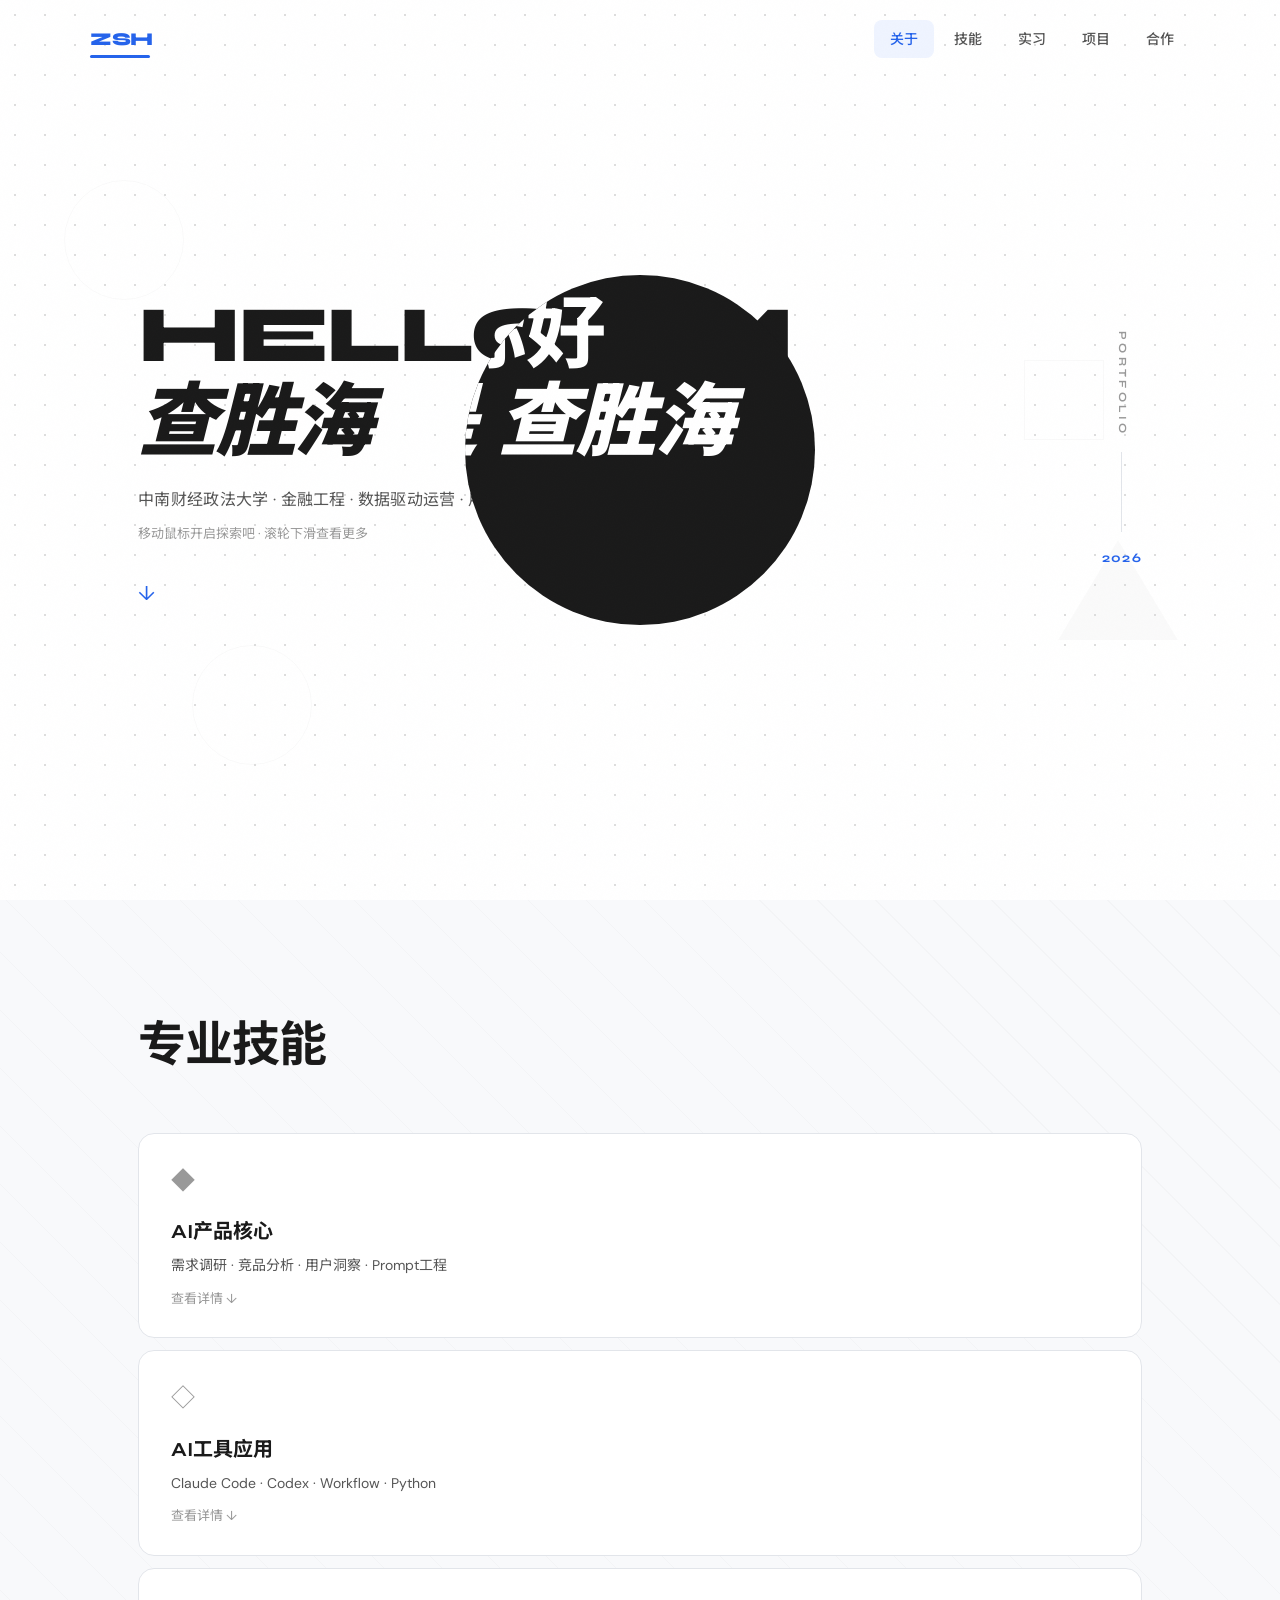
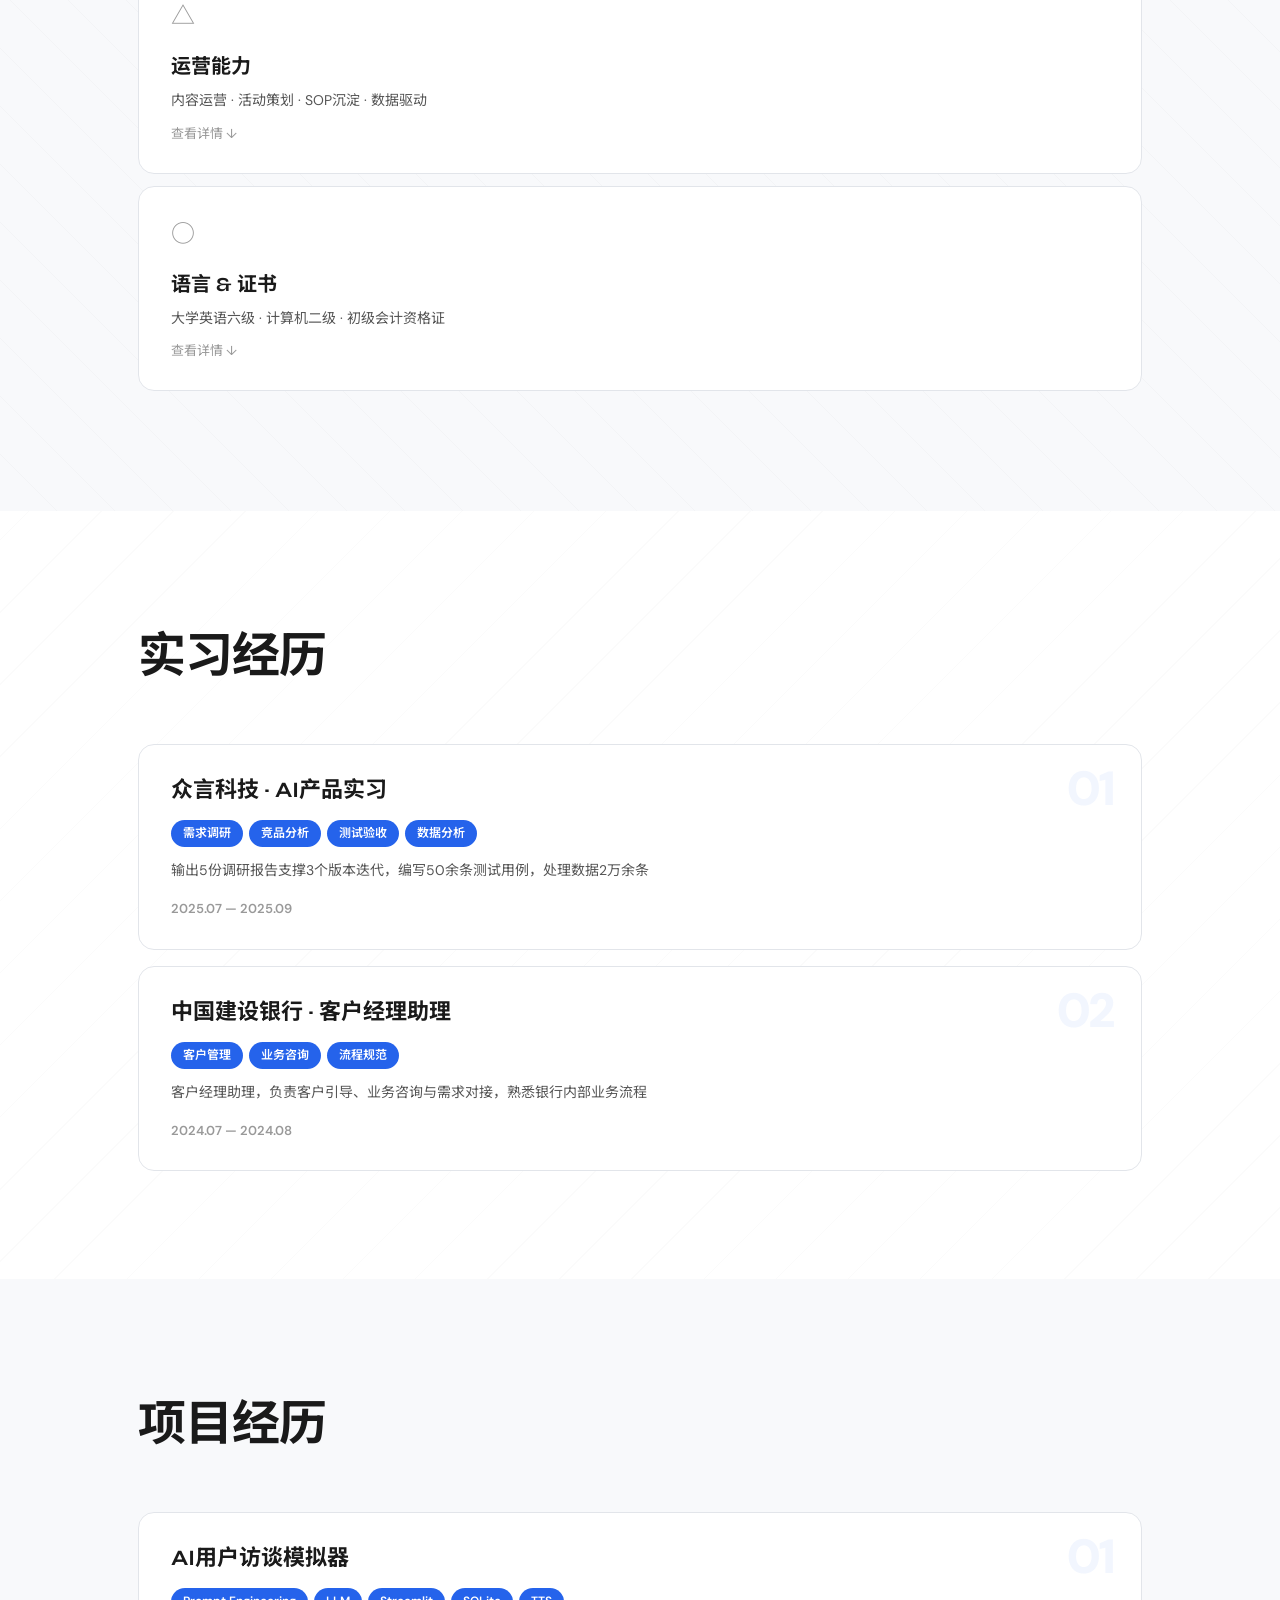
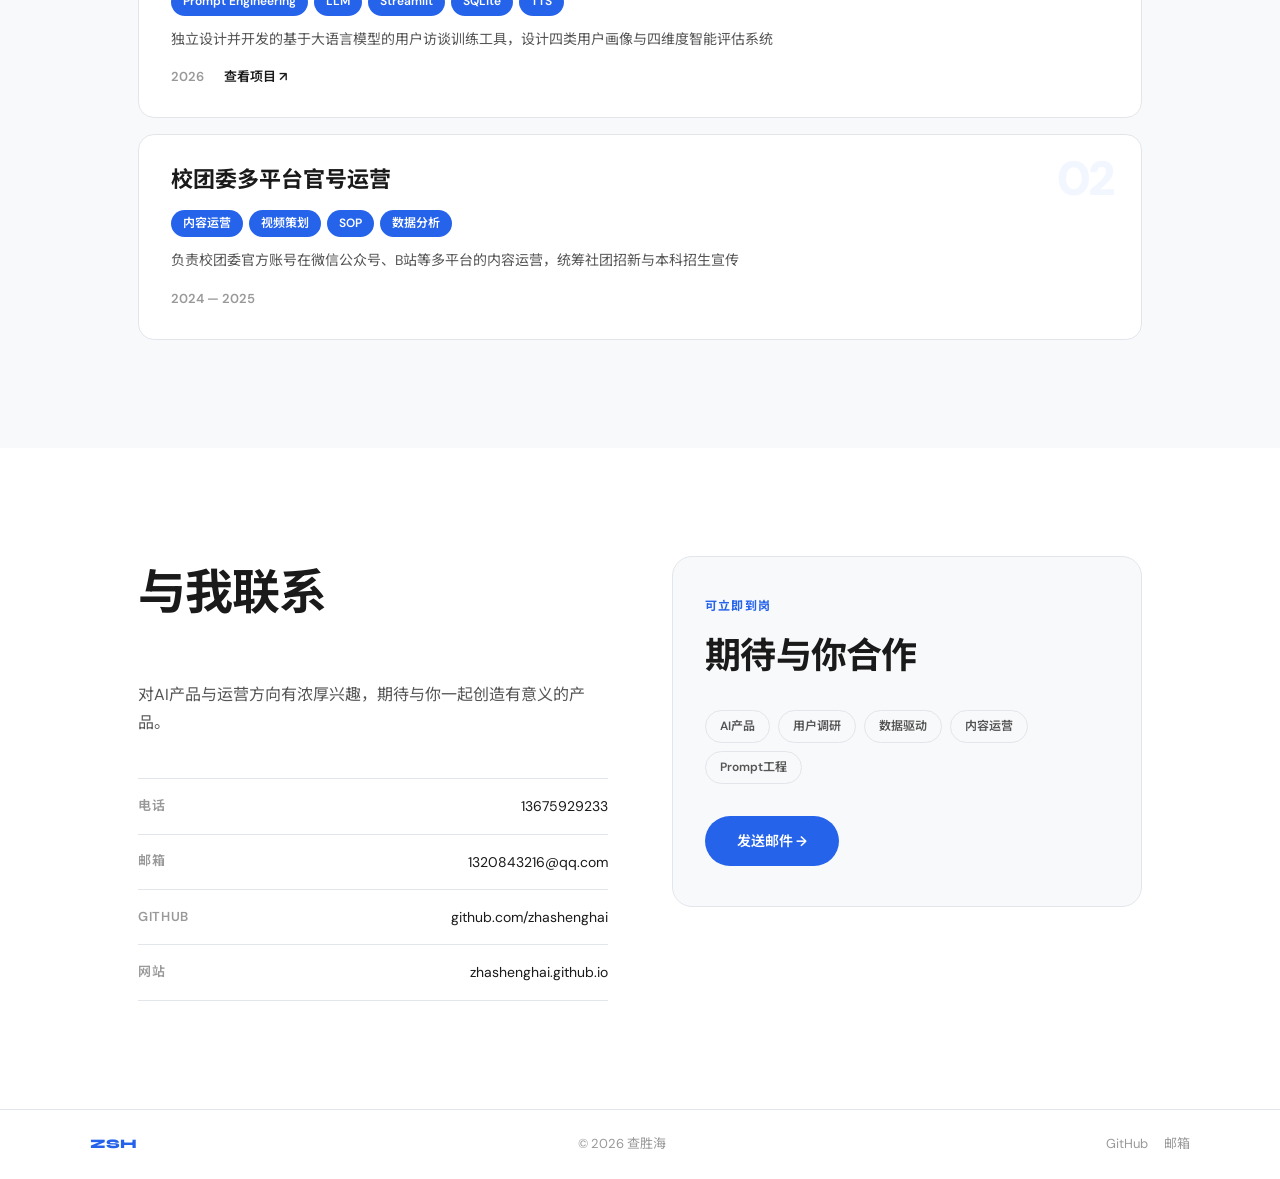
<file: index.html>
<!DOCTYPE html>
<html lang="zh-CN">
<head>
  <meta charset="UTF-8">
  <meta name="viewport" content="width=device-width, initial-scale=1.0">
  <title>查胜海 | AI产品 & 金融工程</title>
  <meta name="description" content="查胜海的个人网站 - 中南财经政法大学金融工程专业，专注AI产品与数据驱动运营">
  <meta property="og:title" content="查胜海 | AI产品 & 金融工程">
  <meta property="og:description" content="中南财经政法大学金融工程专业，专注AI产品与数据驱动运营">
  <meta property="og:type" content="website">
  <meta property="og:image" content="https://zhashenghai.github.io/og-image.png">
  <link rel="canonical" href="https://zhashenghai.github.io/">
  <link rel="icon" href="data:image/svg+xml,<svg xmlns='http://www.w3.org/2000/svg' viewBox='0 0 100 100'><text y='.9em' font-size='90'>◆</text></svg>">
  <link rel="preconnect" href="https://fonts.googleapis.com">
  <link rel="preconnect" href="https://fonts.gstatic.com" crossorigin>
  <link href="https://fonts.googleapis.com/css2?family=Syne:wght@400;500;600;700;800&family=DM+Sans:ital,wght@0,300;0,400;0,500;0,600;0,700;1,400&family=Noto+Sans+SC:wght@300;400;500;700&display=swap" rel="stylesheet">
  <link rel="stylesheet" href="css/style.css">
  <script type="application/ld+json">
  {
    "@context": "https://schema.org",
    "@type": "Person",
    "name": "查胜海",
    "url": "https://zhashenghai.github.io",
    "email": "1320843216@qq.com",
    "jobTitle": "AI产品实习生",
    "alumniOf": { "@type": "CollegeOrUniversity", "name": "中南财经政法大学" },
    "sameAs": ["https://github.com/zhashenghai"]
  }
  </script>
</head>
<body>

  <!-- 页面加载遮罩 -->
  <div class="page-loader" id="pageLoader">
    <span class="loader-text">LOADING...</span>
  </div>

  <!-- 视差装饰元素 -->
  <div class="parallax-shapes" id="parallaxShapes">
    <div class="parallax-shape circle shape-1" data-speed="0.3"></div>
    <div class="parallax-shape triangle shape-2" data-speed="-0.2"></div>
    <div class="parallax-shape square shape-3" data-speed="0.4"></div>
    <div class="parallax-shape circle shape-4" data-speed="-0.15"></div>
  </div>

  <!-- 黑圈跟随鼠标 -->
  <div class="cursor-circle" id="cursorCircle">
    <!-- 中文翻译（在黑圈内，固定位置） -->
    <span class="circle-reveal-text" id="revealLine1">你好</span>
    <span class="circle-reveal-text" id="revealLine2">我是 查胜海</span>
  </div>

  <!-- 导航栏 -->
  <nav class="nav" id="nav">
    <div class="nav-inner">
      <a href="#hero" class="nav-brand">ZSH</a>
      <div class="nav-links" id="navLinks">
        <a href="#hero" class="nav-link active" data-section="hero">关于</a>
        <a href="#skills" class="nav-link" data-section="skills">技能</a>
        <a href="#intern" class="nav-link" data-section="intern">实习</a>
        <a href="#projects" class="nav-link" data-section="projects">项目</a>
        <a href="#contact" class="nav-link" data-section="contact">合作</a>
      </div>
      <div class="nav-indicator" id="navIndicator"></div>
      <button class="nav-toggle" id="navToggle" aria-label="菜单">
        <span></span><span></span><span></span>
      </button>
    </div>
  </nav>

  <!-- ===== 1. Hero Section ===== -->
  <section class="hero" id="hero">
    <div class="hero-grid-bg"></div>
    <div class="hero-layout">
      <div class="hero-content">
        <div class="hero-title-wrap">
          <h1 class="hero-title" id="heroTitle">
            <span class="title-line">HELLO, I'M</span>
            <span class="title-line title-name"><em>查胜海</em></span>
          </h1>
        </div>
        <p class="hero-subtitle fade-in-short">中南财经政法大学 · 金融工程 · 数据驱动运营 · 用户需求洞察 · AI产品落地</p>
        <p class="hero-hint fade-in-short">移动鼠标开启探索吧 · 滚轮下滑查看更多</p>
        <div class="scroll-indicator fade-in-short" id="scrollIndicator">
          <span class="scroll-arrow">↓</span>
        </div>
      </div>
      <div class="hero-aside fade-in-short">
        <div class="hero-aside-label">PORTFOLIO</div>
        <div class="hero-aside-line"></div>
        <div class="hero-aside-year">2026</div>
      </div>
    </div>
  </section>

  <!-- ===== 2. 技能页面 ===== -->
  <section class="section section-skills" id="skills">
    <div class="container">
      <h2 class="section-title fade-in">专业技能</h2>
      <div class="skills-grid">
        <!-- 卡片1: AI产品 -->
        <div class="skill-card fade-in" data-expand="skill-1">
          <div class="skill-card-header">
            <div class="skill-card-icon">◆</div>
          </div>
          <h3 class="skill-card-title">AI产品核心</h3>
          <p class="skill-card-desc">需求调研 · 竞品分析 · 用户洞察 · Prompt工程</p>
          <div class="skill-card-expand">查看详情 ↓</div>
        </div>
        <div class="skill-detail-panel" id="skill-1">
          <div class="skill-detail-inner">
            <div class="skill-detail-item"><span>需求文档撰写</span><span class="skill-level">精通</span></div>
            <div class="skill-detail-item"><span>竞品分析</span><span class="skill-level">精通</span></div>
            <div class="skill-detail-item"><span>用户调研</span><span class="skill-level">精通</span></div>
            <div class="skill-detail-item"><span>Prompt Engineering</span><span class="skill-level">熟练</span></div>
            <div class="skill-detail-item"><span>数据复盘</span><span class="skill-level">熟练</span></div>
          </div>
        </div>

        <!-- 卡片2: AI工具 -->
        <div class="skill-card fade-in" data-expand="skill-2">
          <div class="skill-card-header">
            <div class="skill-card-icon">◇</div>
          </div>
          <h3 class="skill-card-title">AI工具应用</h3>
          <p class="skill-card-desc">Claude Code · Codex · Workflow · Python</p>
          <div class="skill-card-expand">查看详情 ↓</div>
        </div>
        <div class="skill-detail-panel" id="skill-2">
          <div class="skill-detail-inner">
            <div class="skill-detail-item"><span>Claude Code</span><span class="skill-level">精通</span></div>
            <div class="skill-detail-item"><span>Codex</span><span class="skill-level">精通</span></div>
            <div class="skill-detail-item"><span>Prompt工程</span><span class="skill-level">精通</span></div>
            <div class="skill-detail-item"><span>Workflow搭建</span><span class="skill-level">熟练</span></div>
            <div class="skill-detail-item"><span>Python</span><span class="skill-level">熟练</span></div>
            <div class="skill-detail-item"><span>ChatGPT / DeepSeek / Mimo</span><span class="skill-level">熟练</span></div>
          </div>
        </div>

        <!-- 卡片3: 工程能力 -->
        <div class="skill-card fade-in" data-expand="skill-3">
          <div class="skill-card-header">
            <div class="skill-card-icon">△</div>
          </div>
          <h3 class="skill-card-title">运营能力</h3>
          <p class="skill-card-desc">内容运营 · 活动策划 · SOP沉淀 · 数据驱动</p>
          <div class="skill-card-expand">查看详情 ↓</div>
        </div>
        <div class="skill-detail-panel" id="skill-3">
          <div class="skill-detail-inner">
            <div class="skill-detail-item"><span>多平台内容运营</span><span class="skill-level">精通</span></div>
            <div class="skill-detail-item"><span>视频策划与拍摄</span><span class="skill-level">熟练</span></div>
            <div class="skill-detail-item"><span>SOP流程沉淀</span><span class="skill-level">精通</span></div>
            <div class="skill-detail-item"><span>跨部门协作</span><span class="skill-level">熟练</span></div>
          </div>
        </div>

        <!-- 卡片4: 语言 & 证书 -->
        <div class="skill-card fade-in" data-expand="skill-4">
          <div class="skill-card-header">
            <div class="skill-card-icon">○</div>
          </div>
          <h3 class="skill-card-title">语言 & 证书</h3>
          <p class="skill-card-desc">大学英语六级 · 计算机二级 · 初级会计资格证</p>
          <div class="skill-card-expand">查看详情 ↓</div>
        </div>
        <div class="skill-detail-panel" id="skill-4">
          <div class="skill-detail-inner">
            <div class="skill-detail-item"><span>大学英语六级 (CET-6)</span><span class="skill-level">已取得</span></div>
            <div class="skill-detail-item"><span>全国计算机二级</span><span class="skill-level">已取得</span></div>
            <div class="skill-detail-item"><span>初级会计资格证</span><span class="skill-level">已取得</span></div>
            <div class="skill-detail-item"><span>飞书多维表格</span><span class="skill-level">熟练</span></div>
            <div class="skill-detail-item"><span>文档协作</span><span class="skill-level">熟练</span></div>
          </div>
        </div>
      </div>
    </div>
  </section>

  <!-- ===== 3. 实习经历 ===== -->
  <section class="section section-intern" id="intern">
    <div class="container">
      <h2 class="section-title fade-in">实习经历</h2>
      <div class="projects-grid">
        <div class="project-card fade-in">
          <span class="project-num">01</span>
          <h3 class="project-title">众言科技 · AI产品实习</h3>
          <div class="project-tags">
            <span class="ptag">需求调研</span>
            <span class="ptag">竞品分析</span>
            <span class="ptag">测试验收</span>
            <span class="ptag">数据分析</span>
          </div>
          <p class="project-desc">输出5份调研报告支撑3个版本迭代，编写50余条测试用例，处理数据2万余条</p>
          <span class="project-year">2025.07 — 2025.09</span>
        </div>
        <div class="project-card fade-in">
          <span class="project-num">02</span>
          <h3 class="project-title">中国建设银行 · 客户经理助理</h3>
          <div class="project-tags">
            <span class="ptag">客户管理</span>
            <span class="ptag">业务咨询</span>
            <span class="ptag">流程规范</span>
          </div>
          <p class="project-desc">客户经理助理，负责客户引导、业务咨询与需求对接，熟悉银行内部业务流程</p>
          <span class="project-year">2024.07 — 2024.08</span>
        </div>
      </div>
    </div>
  </section>

  <!-- ===== 4. 项目经历 ===== -->
  <section class="section section-projects" id="projects">
    <div class="container">
      <h2 class="section-title fade-in">项目经历</h2>
      <div class="projects-grid">
        <div class="project-card fade-in">
          <span class="project-num">01</span>
          <h3 class="project-title">AI用户访谈模拟器</h3>
          <div class="project-tags">
            <span class="ptag">Prompt Engineering</span>
            <span class="ptag">LLM</span>
            <span class="ptag">Streamlit</span>
            <span class="ptag">SQLite</span>
            <span class="ptag">TTS</span>
          </div>
          <p class="project-desc">独立设计并开发的基于大语言模型的用户访谈训练工具，设计四类用户画像与四维度智能评估系统</p>
          <span class="project-year">2026</span>
          <a href="https://github.com/zhashenghai/user-interview-simulator" target="_blank" class="project-link">查看项目 ↗</a>
        </div>
        <div class="project-card fade-in">
          <span class="project-num">02</span>
          <h3 class="project-title">校团委多平台官号运营</h3>
          <div class="project-tags">
            <span class="ptag">内容运营</span>
            <span class="ptag">视频策划</span>
            <span class="ptag">SOP</span>
            <span class="ptag">数据分析</span>
          </div>
          <p class="project-desc">负责校团委官方账号在微信公众号、B站等多平台的内容运营，统筹社团招新与本科招生宣传</p>
          <span class="project-year">2024 — 2025</span>
        </div>
      </div>
    </div>
  </section>

  <!-- ===== 5. 合作 / 联系 ===== -->
  <section class="section section-contact" id="contact">
    <div class="container">
      <div class="contact-layout">
        <div class="contact-left">
          <h2 class="section-title fade-in">与我联系</h2>
          <p class="contact-subtitle fade-in">对AI产品与运营方向有浓厚兴趣，期待与你一起创造有意义的产品。</p>
          <div class="contact-list fade-in">
            <a href="javascript:void(0)" class="contact-item" id="phoneLink">
              <span class="contact-item-label">电话</span>
              <span class="contact-item-value" id="phoneDisplay">点击查看</span>
            </a>
            <a href="mailto:1320843216@qq.com" class="contact-item">
              <span class="contact-item-label">邮箱</span>
              <span class="contact-item-value">1320843216@qq.com</span>
            </a>
            <a href="https://github.com/zhashenghai" target="_blank" class="contact-item">
              <span class="contact-item-label">GitHub</span>
              <span class="contact-item-value">github.com/zhashenghai</span>
            </a>
            <a href="https://zhashenghai.github.io" target="_blank" class="contact-item">
              <span class="contact-item-label">网站</span>
              <span class="contact-item-value">zhashenghai.github.io</span>
            </a>
          </div>
        </div>
        <div class="contact-right fade-in">
          <div class="contact-cta-card">
            <div class="contact-cta-label">可立即到岗</div>
            <div class="contact-cta-title">期待与你合作</div>
            <div class="contact-cta-tags">
              <span class="ctag">AI产品</span>
              <span class="ctag">用户调研</span>
              <span class="ctag">数据驱动</span>
              <span class="ctag">内容运营</span>
              <span class="ctag">Prompt工程</span>
            </div>
            <a href="mailto:1320843216@qq.com" class="contact-cta-btn">发送邮件 →</a>
          </div>
        </div>
      </div>
    </div>
  </section>

  <footer class="site-footer">
    <div class="footer-inner">
      <span class="footer-brand">ZSH</span>
      <span class="footer-copy">© 2026 查胜海</span>
      <div class="footer-links">
        <a href="https://github.com/zhashenghai" target="_blank">GitHub</a>
        <a href="mailto:1320843216@qq.com">邮箱</a>
      </div>
    </div>
  </footer>

  <script src="js/main.js"></script>
  <script>
    (function() {
      var p1='136',p2='7592',p3='9233';
      var full=p1+p2+p3;
      var display=document.getElementById('phoneDisplay');
      var link=document.querySelector('.contact-card:first-child');
      if(display) display.textContent=full;
      if(link){link.style.cursor='pointer';link.addEventListener('click',function(){window.location.href='tel:'+full;});}
    })();
  </script>
</body>
</html>
</file>
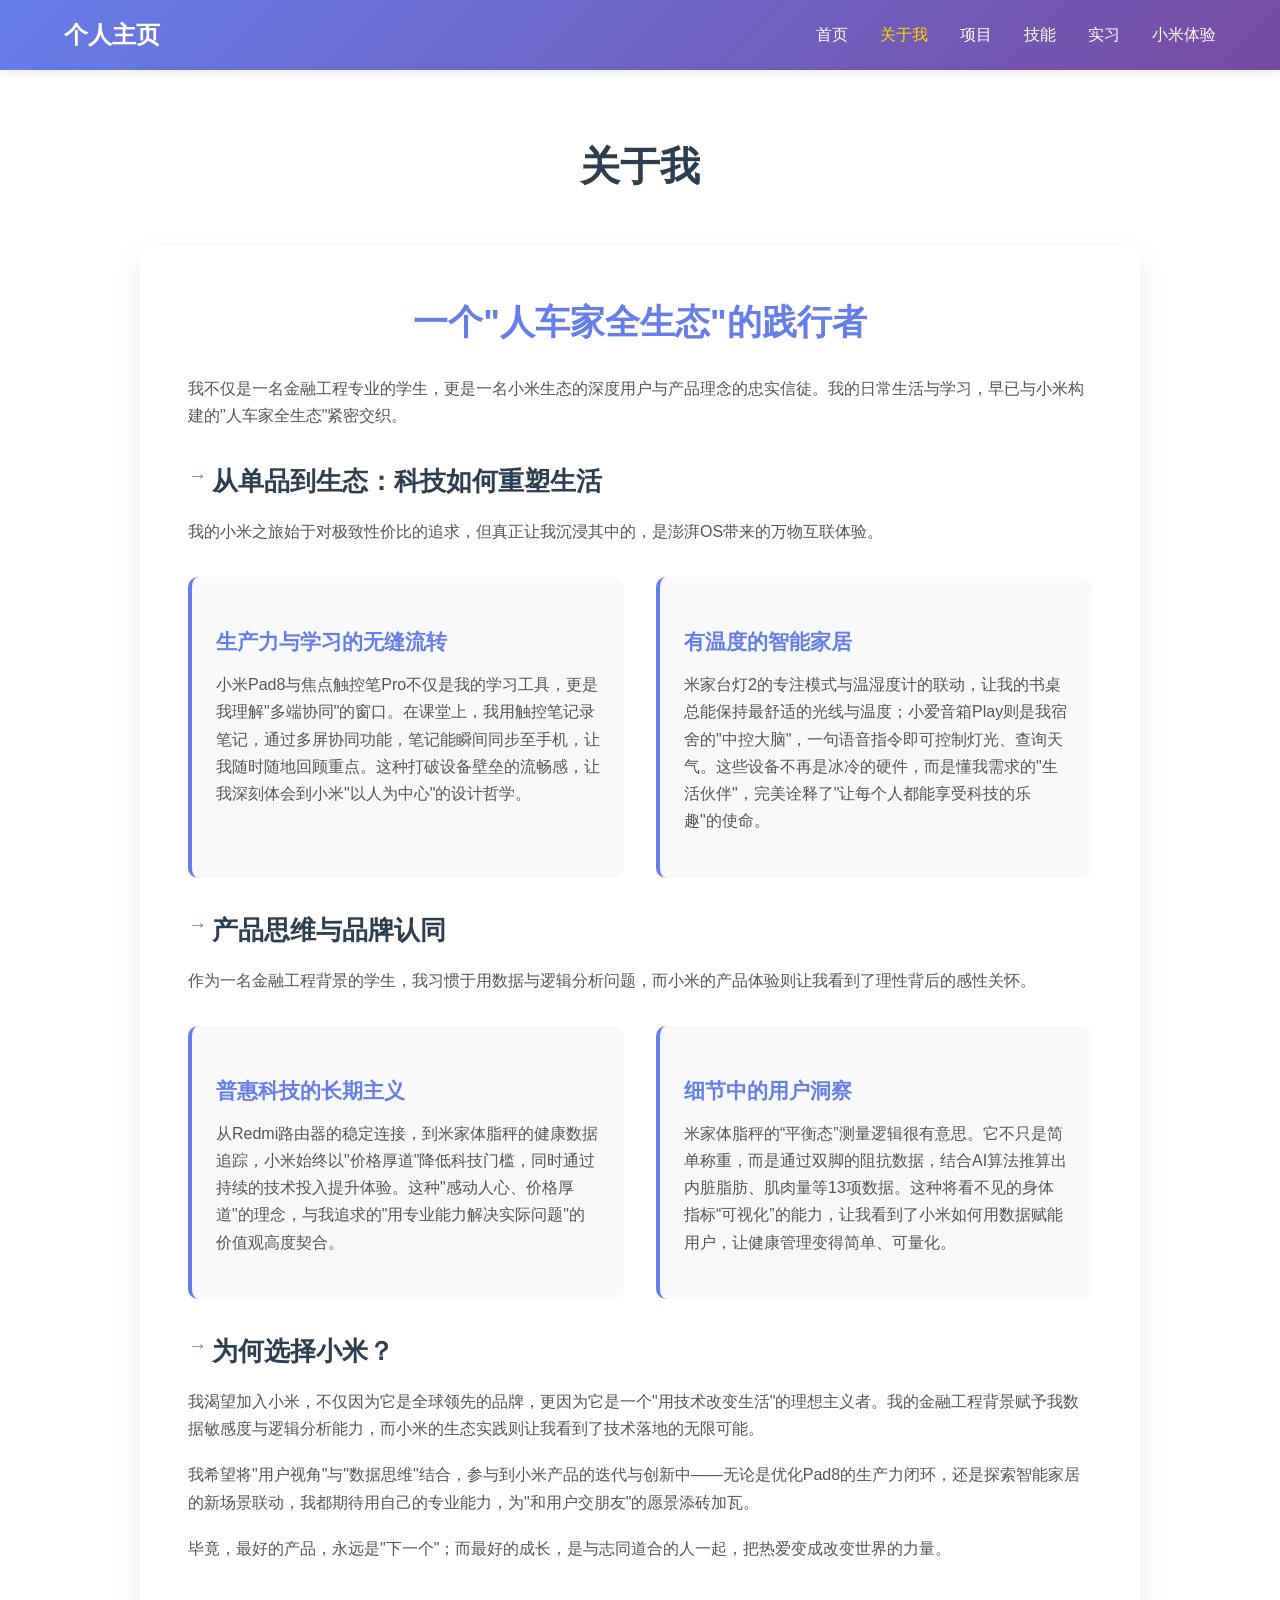
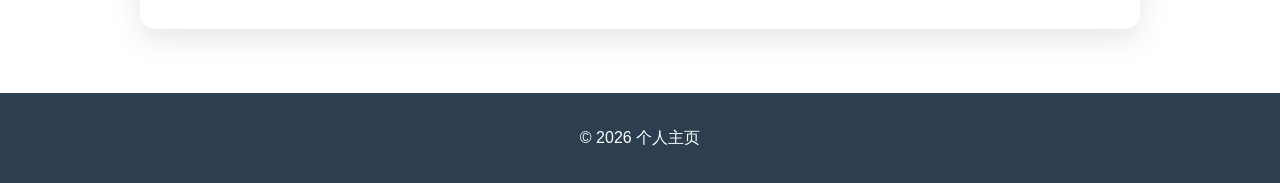
<file: about.html>
<!DOCTYPE html>
<html lang="zh-CN">
<head>
    <meta charset="UTF-8">
    <meta name="viewport" content="width=device-width, initial-scale=1.0">
    <title>关于我</title>
    <link rel="stylesheet" href="styles.css">
</head>
<body>
    <nav class="navbar">
        <div class="nav-container">
            <div class="logo">个人主页</div>
            <ul class="nav-links">
                <li><a href="index.html">首页</a></li>
                <li><a href="about.html" class="active">关于我</a></li>
                <li><a href="project.html">项目</a></li>
                <li><a href="skills.html">技能</a></li>
                <li><a href="internship.html">实习</a></li>
                <li><a href="xiaomi.html">小米体验</a></li>
            </ul>
        </div>
    </nav>

    <section class="about-section">
        <div class="container">
            <h1 class="section-title">关于我</h1>
            
            <div class="about-card">
                <h2>一个"人车家全生态"的践行者</h2>
                <p>我不仅是一名金融工程专业的学生，更是一名小米生态的深度用户与产品理念的忠实信徒。我的日常生活与学习，早已与小米构建的"人车家全生态"紧密交织。</p>
                
                <h3>从单品到生态：科技如何重塑生活</h3>
                <p>我的小米之旅始于对极致性价比的追求，但真正让我沉浸其中的，是澎湃OS带来的万物互联体验。</p>
                
                <div class="experience-grid">
                    <div class="experience-item">
                        <h4>生产力与学习的无缝流转</h4>
                        <p>小米Pad8与焦点触控笔Pro不仅是我的学习工具，更是我理解"多端协同"的窗口。在课堂上，我用触控笔记录笔记，通过多屏协同功能，笔记能瞬间同步至手机，让我随时随地回顾重点。这种打破设备壁垒的流畅感，让我深刻体会到小米"以人为中心"的设计哲学。</p>
                    </div>
                    <div class="experience-item">
                        <h4>有温度的智能家居</h4>
                        <p>米家台灯2的专注模式与温湿度计的联动，让我的书桌总能保持最舒适的光线与温度；小爱音箱Play则是我宿舍的"中控大脑"，一句语音指令即可控制灯光、查询天气。这些设备不再是冰冷的硬件，而是懂我需求的"生活伙伴"，完美诠释了"让每个人都能享受科技的乐趣"的使命。</p>
                    </div>
                </div>
                
                <h3>产品思维与品牌认同</h3>
                <p>作为一名金融工程背景的学生，我习惯于用数据与逻辑分析问题，而小米的产品体验则让我看到了理性背后的感性关怀。</p>
                
                <div class="experience-grid">
                    <div class="experience-item">
                        <h4>普惠科技的长期主义</h4>
                        <p>从Redmi路由器的稳定连接，到米家体脂秤的健康数据追踪，小米始终以"价格厚道"降低科技门槛，同时通过持续的技术投入提升体验。这种"感动人心、价格厚道"的理念，与我追求的"用专业能力解决实际问题"的价值观高度契合。</p>
                    </div>
                    <div class="experience-item">
                        <h4>细节中的用户洞察</h4>
                        <p>米家体脂秤的“平衡态”测量逻辑很有意思。它不只是简单称重，而是通过双脚的阻抗数据，结合AI算法推算出内脏脂肪、肌肉量等13项数据。这种将看不见的身体指标“可视化”的能力，让我看到了小米如何用数据赋能用户，让健康管理变得简单、可量化。</p>
                    </div>
                </div>
                
                <h3>为何选择小米？</h3>
                <p>我渴望加入小米，不仅因为它是全球领先的品牌，更因为它是一个"用技术改变生活"的理想主义者。我的金融工程背景赋予我数据敏感度与逻辑分析能力，而小米的生态实践则让我看到了技术落地的无限可能。</p>
                
                <p>我希望将"用户视角"与"数据思维"结合，参与到小米产品的迭代与创新中——无论是优化Pad8的生产力闭环，还是探索智能家居的新场景联动，我都期待用自己的专业能力，为"和用户交朋友"的愿景添砖加瓦。</p>
                
                <p>毕竟，最好的产品，永远是"下一个"；而最好的成长，是与志同道合的人一起，把热爱变成改变世界的力量。</p>
            </div>
        </div>
    </section>

    <footer>
        <div class="container">
            <p>&copy; 2026 个人主页</p>
        </div>
    </footer>
</body>
</html>
</file>
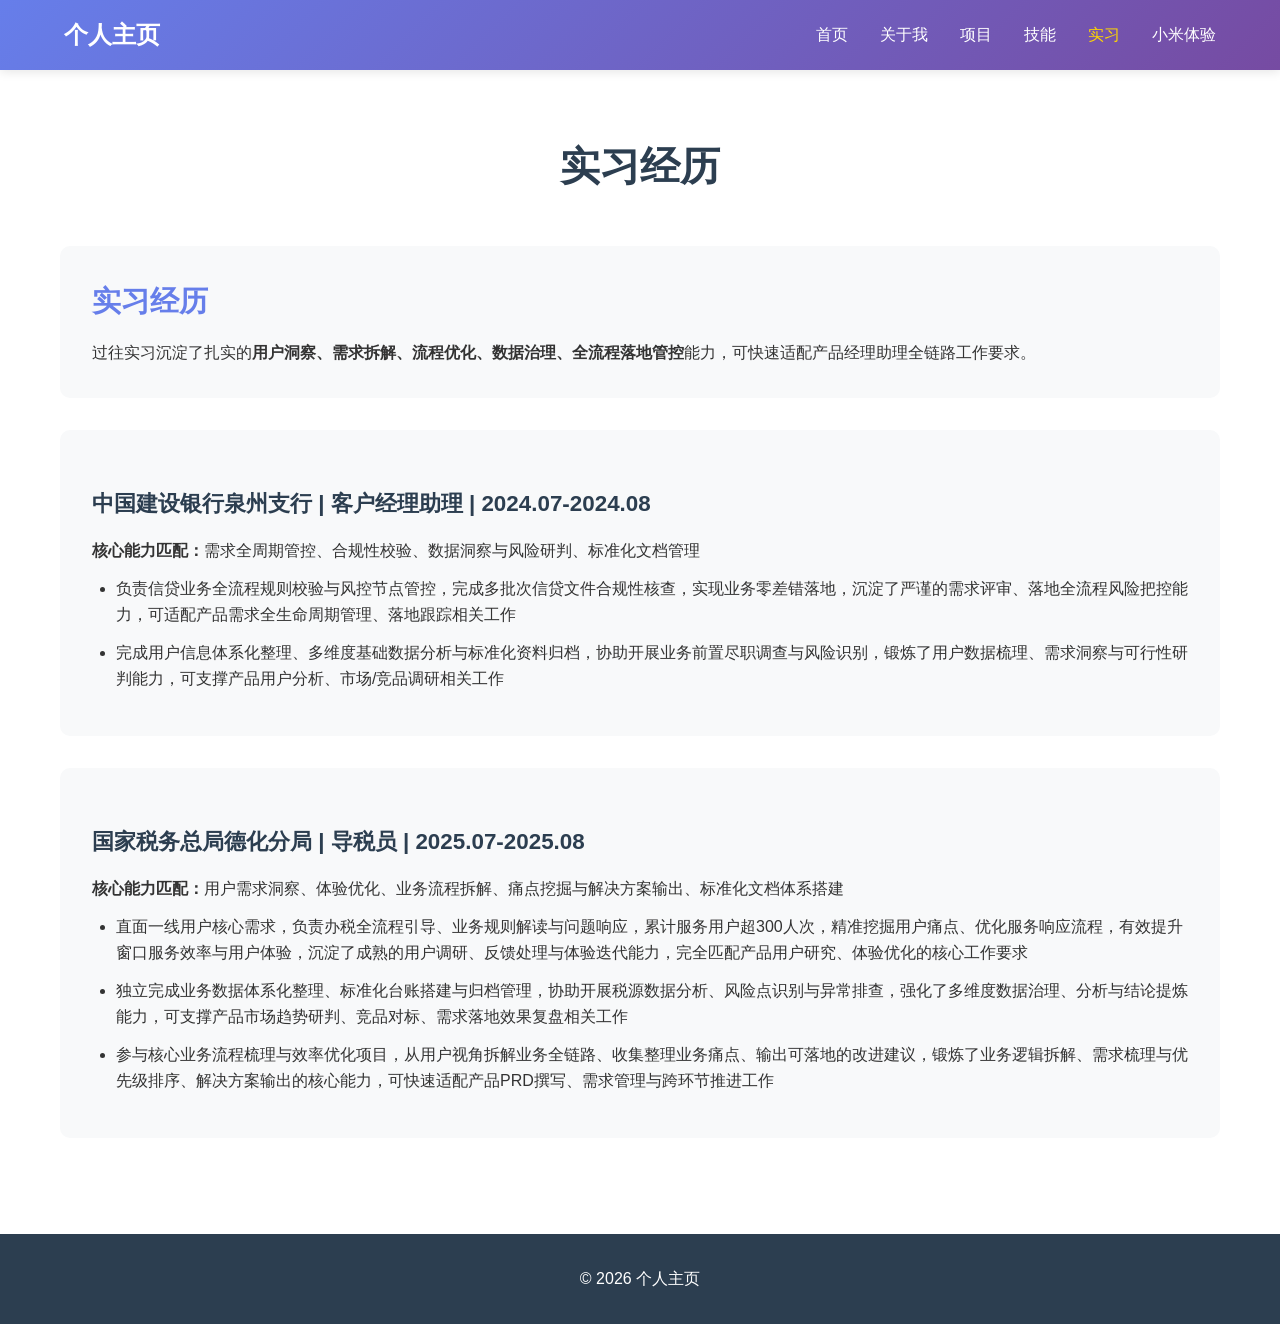
<file: internship.html>
<!DOCTYPE html>
<html lang="zh-CN">
<head>
    <meta charset="UTF-8">
    <meta name="viewport" content="width=device-width, initial-scale=1.0">
    <title>实习经历</title>
    <link rel="stylesheet" href="styles.css">
</head>
<body>
    <nav class="navbar">
        <div class="nav-container">
            <div class="logo">个人主页</div>
            <ul class="nav-links">
                <li><a href="index.html">首页</a></li>
                <li><a href="about.html">关于我</a></li>
                <li><a href="project.html">项目</a></li>
                <li><a href="skills.html">技能</a></li>
                <li><a href="internship.html" class="active">实习</a></li>
                <li><a href="xiaomi.html">小米体验</a></li>
            </ul>
        </div>
    </nav>

    <section class="internship-section">
        <div class="container">
            <h1 class="section-title">实习经历</h1>
            
            <div class="internship-card">
                <h2>实习经历</h2>
                <p>过往实习沉淀了扎实的<strong>用户洞察、需求拆解、流程优化、数据治理、全流程落地管控</strong>能力，可快速适配产品经理助理全链路工作要求。</p>
            </div>
            
            <div class="internship-card">
                <h3>中国建设银行泉州支行 | 客户经理助理 | 2024.07-2024.08</h3>
                <p><strong>核心能力匹配：</strong>需求全周期管控、合规性校验、数据洞察与风险研判、标准化文档管理</p>
                <ul>
                    <li>负责信贷业务全流程规则校验与风控节点管控，完成多批次信贷文件合规性核查，实现业务零差错落地，沉淀了严谨的需求评审、落地全流程风险把控能力，可适配产品需求全生命周期管理、落地跟踪相关工作</li>
                    <li>完成用户信息体系化整理、多维度基础数据分析与标准化资料归档，协助开展业务前置尽职调查与风险识别，锻炼了用户数据梳理、需求洞察与可行性研判能力，可支撑产品用户分析、市场/竞品调研相关工作</li>
                </ul>
            </div>
            
            <div class="internship-card">
                <h3>国家税务总局德化分局 | 导税员 | 2025.07-2025.08</h3>
                <p><strong>核心能力匹配：</strong>用户需求洞察、体验优化、业务流程拆解、痛点挖掘与解决方案输出、标准化文档体系搭建</p>
                <ul>
                    <li>直面一线用户核心需求，负责办税全流程引导、业务规则解读与问题响应，累计服务用户超300人次，精准挖掘用户痛点、优化服务响应流程，有效提升窗口服务效率与用户体验，沉淀了成熟的用户调研、反馈处理与体验迭代能力，完全匹配产品用户研究、体验优化的核心工作要求</li>
                    <li>独立完成业务数据体系化整理、标准化台账搭建与归档管理，协助开展税源数据分析、风险点识别与异常排查，强化了多维度数据治理、分析与结论提炼能力，可支撑产品市场趋势研判、竞品对标、需求落地效果复盘相关工作</li>
                    <li>参与核心业务流程梳理与效率优化项目，从用户视角拆解业务全链路、收集整理业务痛点、输出可落地的改进建议，锻炼了业务逻辑拆解、需求梳理与优先级排序、解决方案输出的核心能力，可快速适配产品PRD撰写、需求管理与跨环节推进工作</li>
                </ul>
            </div>
        </div>
    </section>

    <footer>
        <div class="container">
            <p>&copy; 2026 个人主页</p>
        </div>
    </footer>
</body>
</html>
</file>
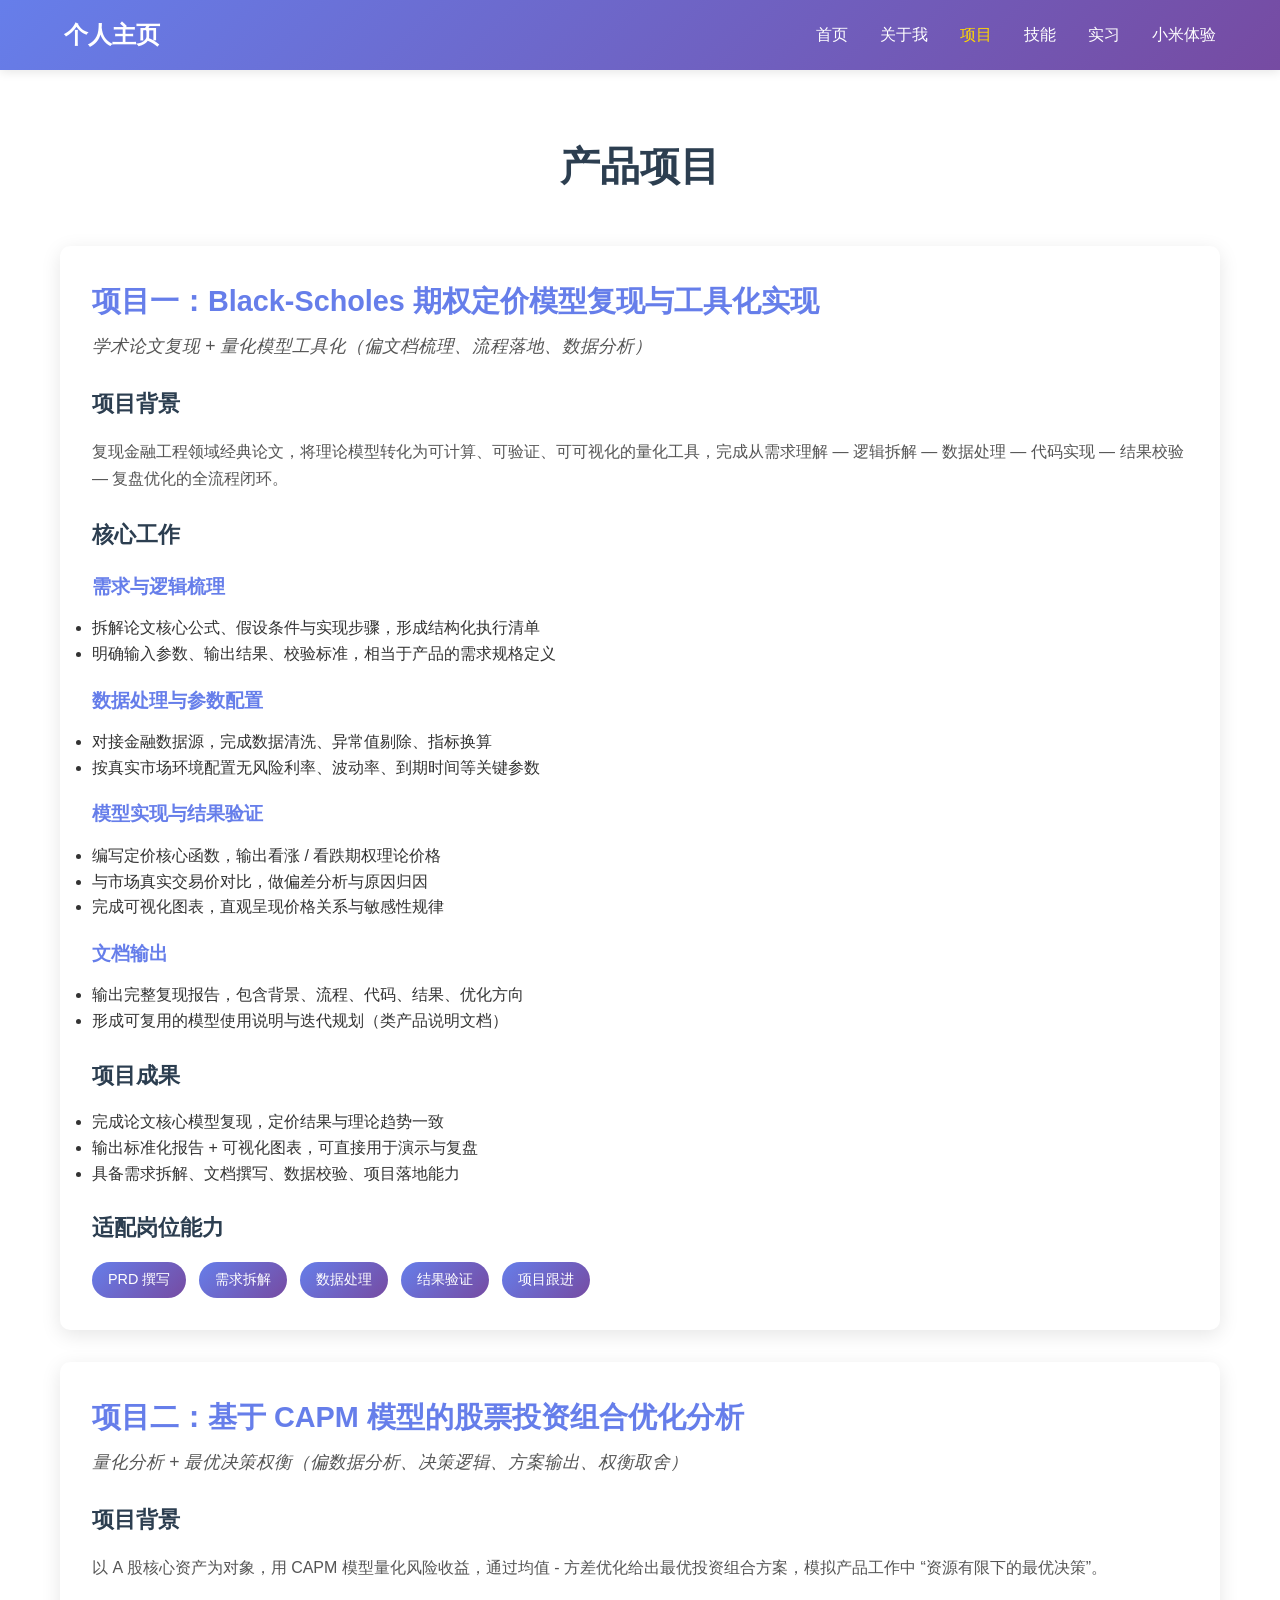
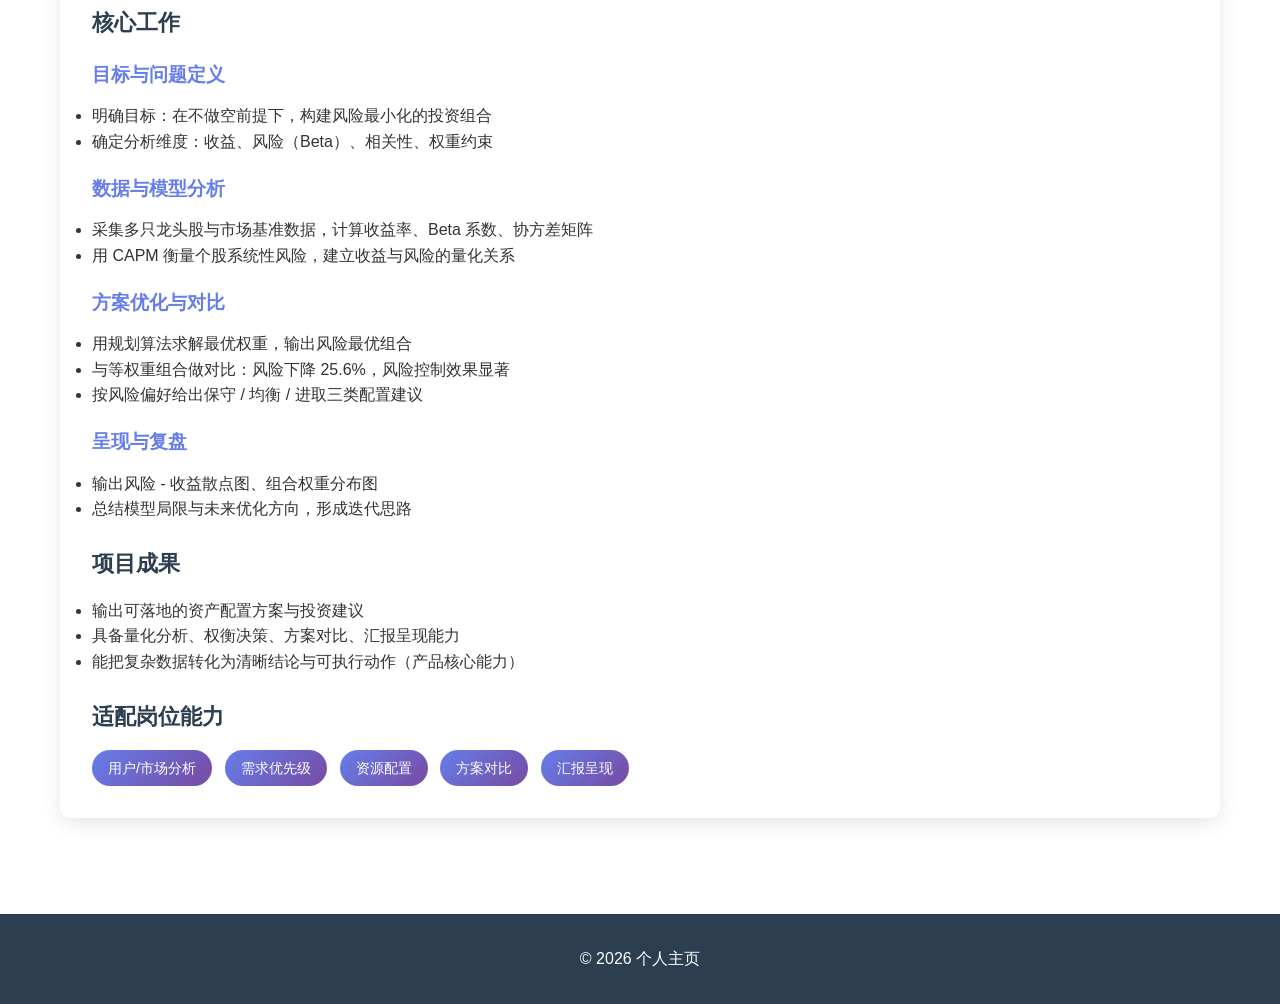
<file: project.html>
<!DOCTYPE html>
<html lang="zh-CN">
<head>
    <meta charset="UTF-8">
    <meta name="viewport" content="width=device-width, initial-scale=1.0">
    <title>产品项目 - 量化金融模型实践</title>
    <link rel="stylesheet" href="styles.css">
</head>
<body>
    <nav class="navbar">
        <div class="nav-container">
            <div class="logo">个人主页</div>
            <ul class="nav-links">
                <li><a href="index.html">首页</a></li>
                <li><a href="about.html">关于我</a></li>
                <li><a href="project.html" class="active">项目</a></li>
                <li><a href="skills.html">技能</a></li>
                <li><a href="internship.html">实习</a></li>
                <li><a href="xiaomi.html">小米体验</a></li>
            </ul>
        </div>
    </nav>

    <section class="project-section">
        <div class="container">
            <h1 class="section-title">产品项目</h1>
            
            <div class="project-card">
                <h2>项目一：Black-Scholes 期权定价模型复现与工具化实现</h2>
                <p class="project-tagline">学术论文复现 + 量化模型工具化（偏文档梳理、流程落地、数据分析）</p>
                
                <h3>项目背景</h3>
                <p>复现金融工程领域经典论文，将理论模型转化为可计算、可验证、可可视化的量化工具，完成从需求理解 — 逻辑拆解 — 数据处理 — 代码实现 — 结果校验 — 复盘优化的全流程闭环。</p>
                
                <h3>核心工作</h3>
                
                <h4>需求与逻辑梳理</h4>
                <ul>
                    <li>拆解论文核心公式、假设条件与实现步骤，形成结构化执行清单</li>
                    <li>明确输入参数、输出结果、校验标准，相当于产品的需求规格定义</li>
                </ul>
                
                <h4>数据处理与参数配置</h4>
                <ul>
                    <li>对接金融数据源，完成数据清洗、异常值剔除、指标换算</li>
                    <li>按真实市场环境配置无风险利率、波动率、到期时间等关键参数</li>
                </ul>
                
                <h4>模型实现与结果验证</h4>
                <ul>
                    <li>编写定价核心函数，输出看涨 / 看跌期权理论价格</li>
                    <li>与市场真实交易价对比，做偏差分析与原因归因</li>
                    <li>完成可视化图表，直观呈现价格关系与敏感性规律</li>
                </ul>
                
                <h4>文档输出</h4>
                <ul>
                    <li>输出完整复现报告，包含背景、流程、代码、结果、优化方向</li>
                    <li>形成可复用的模型使用说明与迭代规划（类产品说明文档）</li>
                </ul>
                
                <h3>项目成果</h3>
                <ul>
                    <li>完成论文核心模型复现，定价结果与理论趋势一致</li>
                    <li>输出标准化报告 + 可视化图表，可直接用于演示与复盘</li>
                    <li>具备需求拆解、文档撰写、数据校验、项目落地能力</li>
                </ul>
                
                <h3>适配岗位能力</h3>
                <div class="skill-tags">
                    <span>PRD 撰写</span>
                    <span>需求拆解</span>
                    <span>数据处理</span>
                    <span>结果验证</span>
                    <span>项目跟进</span>
                </div>
            </div>
            
            <div class="project-card">
                <h2>项目二：基于 CAPM 模型的股票投资组合优化分析</h2>
                <p class="project-tagline">量化分析 + 最优决策权衡（偏数据分析、决策逻辑、方案输出、权衡取舍）</p>
                
                <h3>项目背景</h3>
                <p>以 A 股核心资产为对象，用 CAPM 模型量化风险收益，通过均值 - 方差优化给出最优投资组合方案，模拟产品工作中 “资源有限下的最优决策”。</p>
                
                <h3>核心工作</h3>
                
                <h4>目标与问题定义</h4>
                <ul>
                    <li>明确目标：在不做空前提下，构建风险最小化的投资组合</li>
                    <li>确定分析维度：收益、风险（Beta）、相关性、权重约束</li>
                </ul>
                
                <h4>数据与模型分析</h4>
                <ul>
                    <li>采集多只龙头股与市场基准数据，计算收益率、Beta 系数、协方差矩阵</li>
                    <li>用 CAPM 衡量个股系统性风险，建立收益与风险的量化关系</li>
                </ul>
                
                <h4>方案优化与对比</h4>
                <ul>
                    <li>用规划算法求解最优权重，输出风险最优组合</li>
                    <li>与等权重组合做对比：风险下降 25.6%，风险控制效果显著</li>
                    <li>按风险偏好给出保守 / 均衡 / 进取三类配置建议</li>
                </ul>
                
                <h4>呈现与复盘</h4>
                <ul>
                    <li>输出风险 - 收益散点图、组合权重分布图</li>
                    <li>总结模型局限与未来优化方向，形成迭代思路</li>
                </ul>
                
                <h3>项目成果</h3>
                <ul>
                    <li>输出可落地的资产配置方案与投资建议</li>
                    <li>具备量化分析、权衡决策、方案对比、汇报呈现能力</li>
                    <li>能把复杂数据转化为清晰结论与可执行动作（产品核心能力）</li>
                </ul>
                
                <h3>适配岗位能力</h3>
                <div class="skill-tags">
                    <span>用户/市场分析</span>
                    <span>需求优先级</span>
                    <span>资源配置</span>
                    <span>方案对比</span>
                    <span>汇报呈现</span>
                </div>
            </div>
            

        </div>
    </section>

    <footer>
        <div class="container">
            <p>&copy; 2026 个人主页</p>
        </div>
    </footer>
</body>
</html>
</file>
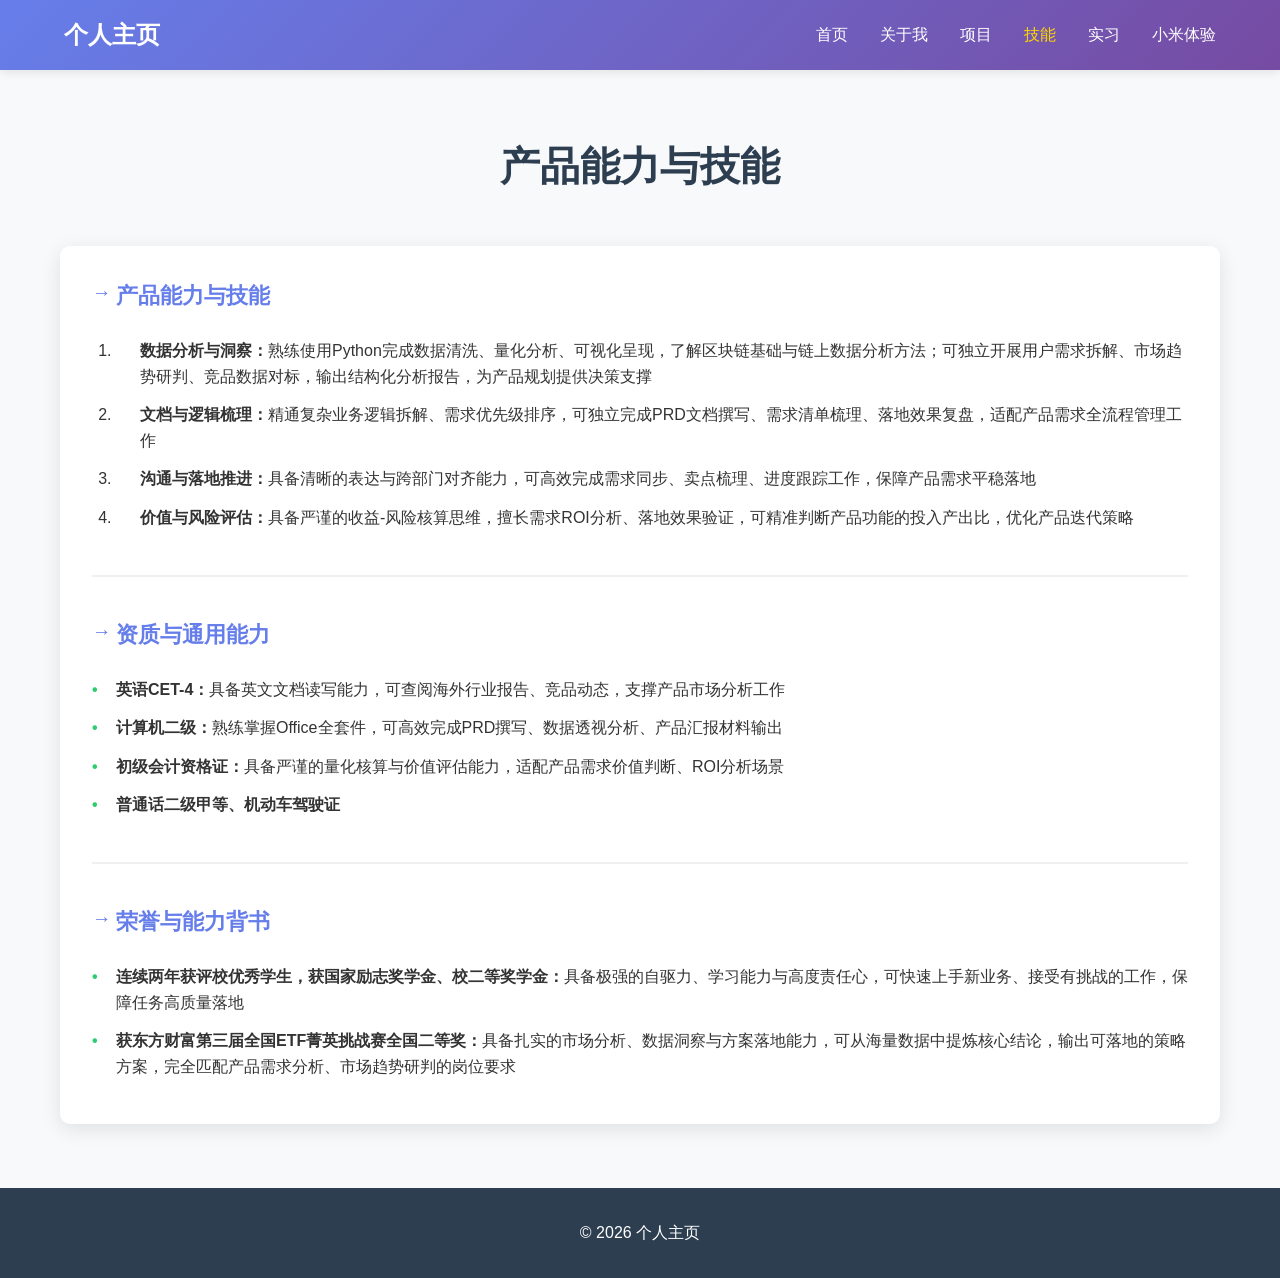
<file: skills.html>
<!DOCTYPE html>
<html lang="zh-CN">
<head>
    <meta charset="UTF-8">
    <meta name="viewport" content="width=device-width, initial-scale=1.0">
    <title>产品能力与技能</title>
    <link rel="stylesheet" href="styles.css">
</head>
<body>
    <nav class="navbar">
        <div class="nav-container">
            <div class="logo">个人主页</div>
            <ul class="nav-links">
                <li><a href="index.html">首页</a></li>
                <li><a href="about.html">关于我</a></li>
                <li><a href="project.html">项目</a></li>
                <li><a href="skills.html" class="active">技能</a></li>
                <li><a href="internship.html">实习</a></li>
                <li><a href="xiaomi.html">小米体验</a></li>
            </ul>
        </div>
    </nav>

    <section class="skills-section">
        <div class="container">
            <h1 class="section-title">产品能力与技能</h1>
            
            <div class="skills-single-card">
                <div class="skill-section">
                    <h3>产品能力与技能</h3>
                    <ol>
                        <li><strong>数据分析与洞察：</strong>熟练使用Python完成数据清洗、量化分析、可视化呈现，了解区块链基础与链上数据分析方法；可独立开展用户需求拆解、市场趋势研判、竞品数据对标，输出结构化分析报告，为产品规划提供决策支撑</li>
                        <li><strong>文档与逻辑梳理：</strong>精通复杂业务逻辑拆解、需求优先级排序，可独立完成PRD文档撰写、需求清单梳理、落地效果复盘，适配产品需求全流程管理工作</li>
                        <li><strong>沟通与落地推进：</strong>具备清晰的表达与跨部门对齐能力，可高效完成需求同步、卖点梳理、进度跟踪工作，保障产品需求平稳落地</li>
                        <li><strong>价值与风险评估：</strong>具备严谨的收益-风险核算思维，擅长需求ROI分析、落地效果验证，可精准判断产品功能的投入产出比，优化产品迭代策略</li>
                    </ol>
                </div>
                
                <div class="skill-section">
                    <h3>资质与通用能力</h3>
                    <ul>
                        <li><strong>英语CET-4：</strong>具备英文文档读写能力，可查阅海外行业报告、竞品动态，支撑产品市场分析工作</li>
                        <li><strong>计算机二级：</strong>熟练掌握Office全套件，可高效完成PRD撰写、数据透视分析、产品汇报材料输出</li>
                        <li><strong>初级会计资格证：</strong>具备严谨的量化核算与价值评估能力，适配产品需求价值判断、ROI分析场景</li>
                        <li><strong>普通话二级甲等、机动车驾驶证</strong></li>
                    </ul>
                </div>
                
                <div class="skill-section">
                    <h3>荣誉与能力背书</h3>
                    <ul>
                        <li><strong>连续两年获评校优秀学生，获国家励志奖学金、校二等奖学金：</strong>具备极强的自驱力、学习能力与高度责任心，可快速上手新业务、接受有挑战的工作，保障任务高质量落地</li>
                        <li><strong>获东方财富第三届全国ETF菁英挑战赛全国二等奖：</strong>具备扎实的市场分析、数据洞察与方案落地能力，可从海量数据中提炼核心结论，输出可落地的策略方案，完全匹配产品需求分析、市场趋势研判的岗位要求</li>
                    </ul>
                </div>
            </div>
        </div>
    </section>

    <footer>
        <div class="container">
            <p>&copy; 2026 个人主页</p>
        </div>
    </footer>
</body>
</html>
</file>
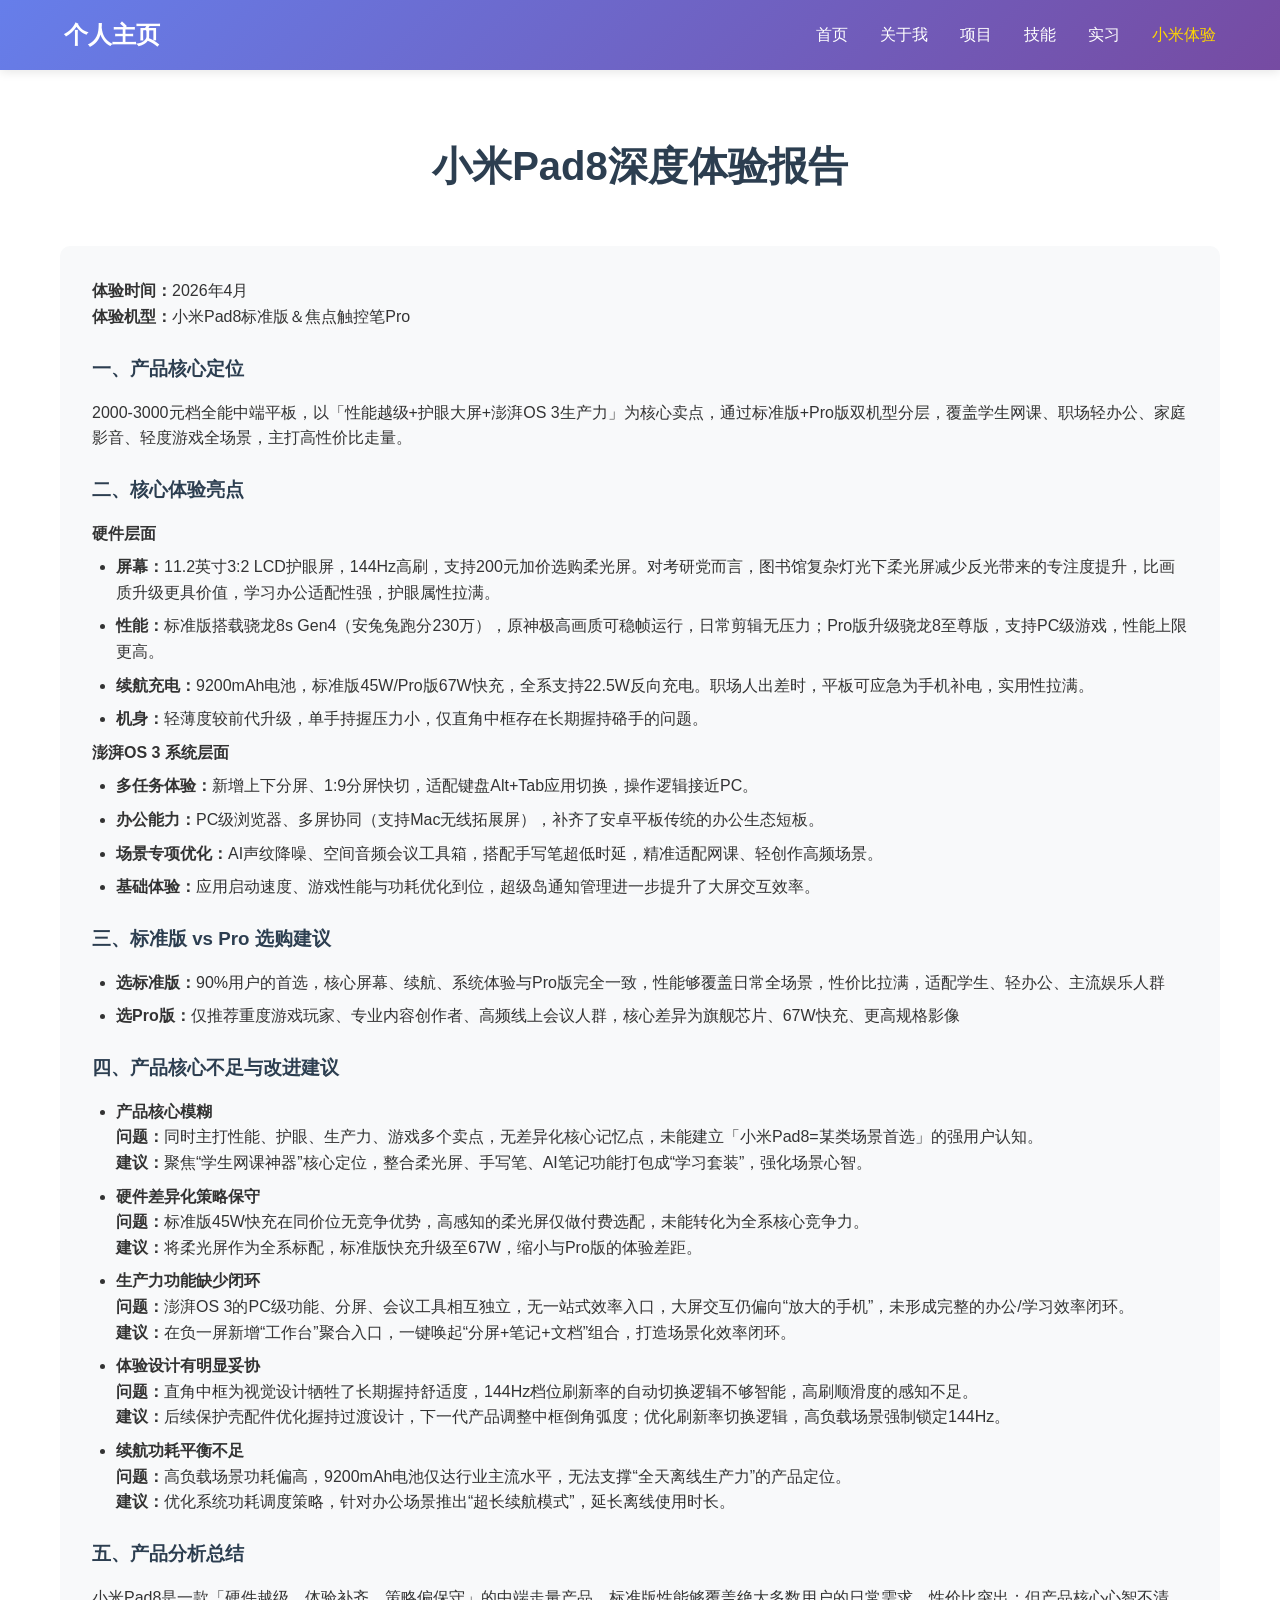
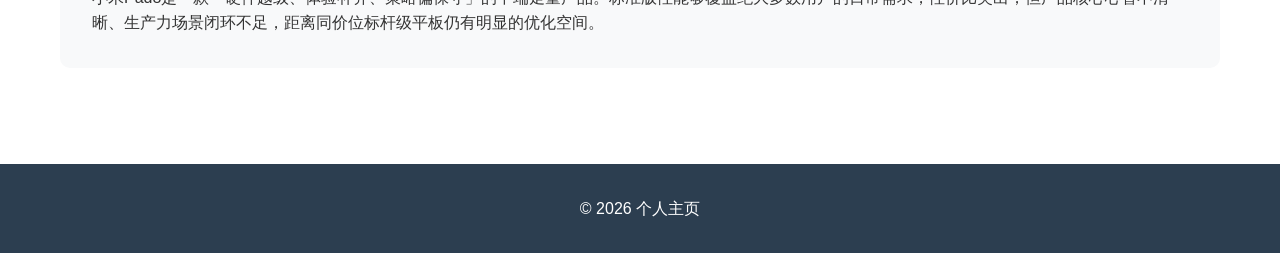
<file: xiaomi.html>
<!DOCTYPE html>
<html lang="zh-CN">
<head>
    <meta charset="UTF-8">
    <meta name="viewport" content="width=device-width, initial-scale=1.0">
    <title>小米平板8产品体验报告</title>
    <link rel="stylesheet" href="styles.css">
</head>
<body>
    <nav class="navbar">
        <div class="nav-container">
            <div class="logo">个人主页</div>
            <ul class="nav-links">
                <li><a href="index.html">首页</a></li>
                <li><a href="about.html">关于我</a></li>
                <li><a href="project.html">项目</a></li>
                <li><a href="skills.html">技能</a></li>
                <li><a href="internship.html">实习</a></li>
                <li><a href="xiaomi.html" class="active">小米体验</a></li>
            </ul>
        </div>
    </nav>

    <section class="xiaomi-section">
        <div class="container">
            <h1 class="section-title">小米Pad8深度体验报告</h1>
            
            <div class="experience-card">
                <p><strong>体验时间：</strong>2026年4月</p>
                <p><strong>体验机型：</strong>小米Pad8标准版＆焦点触控笔Pro</p>
                
                <h3>一、产品核心定位</h3>
                <p>2000-3000元档全能中端平板，以「性能越级+护眼大屏+澎湃OS 3生产力」为核心卖点，通过标准版+Pro版双机型分层，覆盖学生网课、职场轻办公、家庭影音、轻度游戏全场景，主打高性价比走量。</p>
                
                <h3>二、核心体验亮点</h3>
                
                <h4>硬件层面</h4>
                <ul>
                    <li><strong>屏幕：</strong>11.2英寸3:2 LCD护眼屏，144Hz高刷，支持200元加价选购柔光屏。对考研党而言，图书馆复杂灯光下柔光屏减少反光带来的专注度提升，比画质升级更具价值，学习办公适配性强，护眼属性拉满。</li>
                    <li><strong>性能：</strong>标准版搭载骁龙8s Gen4（安兔兔跑分230万），原神极高画质可稳帧运行，日常剪辑无压力；Pro版升级骁龙8至尊版，支持PC级游戏，性能上限更高。</li>
                    <li><strong>续航充电：</strong>9200mAh电池，标准版45W/Pro版67W快充，全系支持22.5W反向充电。职场人出差时，平板可应急为手机补电，实用性拉满。</li>
                    <li><strong>机身：</strong>轻薄度较前代升级，单手持握压力小，仅直角中框存在长期握持硌手的问题。</li>
                </ul>
                
                <h4>澎湃OS 3 系统层面</h4>
                <ul>
                    <li><strong>多任务体验：</strong>新增上下分屏、1:9分屏快切，适配键盘Alt+Tab应用切换，操作逻辑接近PC。</li>
                    <li><strong>办公能力：</strong>PC级浏览器、多屏协同（支持Mac无线拓展屏），补齐了安卓平板传统的办公生态短板。</li>
                    <li><strong>场景专项优化：</strong>AI声纹降噪、空间音频会议工具箱，搭配手写笔超低时延，精准适配网课、轻创作高频场景。</li>
                    <li><strong>基础体验：</strong>应用启动速度、游戏性能与功耗优化到位，超级岛通知管理进一步提升了大屏交互效率。</li>
                </ul>
                
                <h3>三、标准版 vs Pro 选购建议</h3>
                <ul>
                    <li><strong>选标准版：</strong>90%用户的首选，核心屏幕、续航、系统体验与Pro版完全一致，性能够覆盖日常全场景，性价比拉满，适配学生、轻办公、主流娱乐人群</li>
                    <li><strong>选Pro版：</strong>仅推荐重度游戏玩家、专业内容创作者、高频线上会议人群，核心差异为旗舰芯片、67W快充、更高规格影像</li>
                </ul>
                
                <h3>四、产品核心不足与改进建议</h3>
                <ul>
                    <li><strong>产品核心模糊</strong><br>
                        <strong>问题：</strong>同时主打性能、护眼、生产力、游戏多个卖点，无差异化核心记忆点，未能建立「小米Pad8=某类场景首选」的强用户认知。<br>
                        <strong>建议：</strong>聚焦“学生网课神器”核心定位，整合柔光屏、手写笔、AI笔记功能打包成“学习套装”，强化场景心智。
                    </li>
                    <li><strong>硬件差异化策略保守</strong><br>
                        <strong>问题：</strong>标准版45W快充在同价位无竞争优势，高感知的柔光屏仅做付费选配，未能转化为全系核心竞争力。<br>
                        <strong>建议：</strong>将柔光屏作为全系标配，标准版快充升级至67W，缩小与Pro版的体验差距。
                    </li>
                    <li><strong>生产力功能缺少闭环</strong><br>
                        <strong>问题：</strong>澎湃OS 3的PC级功能、分屏、会议工具相互独立，无一站式效率入口，大屏交互仍偏向“放大的手机”，未形成完整的办公/学习效率闭环。<br>
                        <strong>建议：</strong>在负一屏新增“工作台”聚合入口，一键唤起“分屏+笔记+文档”组合，打造场景化效率闭环。
                    </li>
                    <li><strong>体验设计有明显妥协</strong><br>
                        <strong>问题：</strong>直角中框为视觉设计牺牲了长期握持舒适度，144Hz档位刷新率的自动切换逻辑不够智能，高刷顺滑度的感知不足。<br>
                        <strong>建议：</strong>后续保护壳配件优化握持过渡设计，下一代产品调整中框倒角弧度；优化刷新率切换逻辑，高负载场景强制锁定144Hz。
                    </li>
                    <li><strong>续航功耗平衡不足</strong><br>
                        <strong>问题：</strong>高负载场景功耗偏高，9200mAh电池仅达行业主流水平，无法支撑“全天离线生产力”的产品定位。<br>
                        <strong>建议：</strong>优化系统功耗调度策略，针对办公场景推出“超长续航模式”，延长离线使用时长。
                    </li>
                </ul>
                
                <h3>五、产品分析总结</h3>
                <p>小米Pad8是一款「硬件越级、体验补齐、策略偏保守」的中端走量产品。标准版性能够覆盖绝大多数用户的日常需求，性价比突出；但产品核心心智不清晰、生产力场景闭环不足，距离同价位标杆级平板仍有明显的优化空间。</p>
            </div>
        </div>
    </section>

    <footer>
        <div class="container">
            <p>&copy; 2026 个人主页</p>
        </div>
    </footer>
</body>
</html>
</file>
<file: css/style.css>
/* ===== 设计系统 — 白底极简 + 电光蓝 accent ===== */
:root {
  --bg: #fff;
  --bg-alt: #f8f9fb;
  --bg-card: #fff;
  --text-1: #1a1a1a;
  --text-2: #555;
  --text-3: #999;
  --border: #e2e5ea;
  --border-hover: #c8cdd5;
  --accent: #2563EB;
  --accent-light: #eff4ff;
  --font-display: 'Syne', 'Noto Sans SC', sans-serif;
  --font-body: 'DM Sans', 'Noto Sans SC', -apple-system, sans-serif;
  --font: var(--font-body);
  --max-w: 1100px;
  --transition-fast: 0.3s ease;
  --transition-mid: 0.6s ease;
}

/* ===== Reset ===== */
*, *::before, *::after { margin: 0; padding: 0; box-sizing: border-box; }
html { -webkit-font-smoothing: antialiased; -moz-osx-font-smoothing: grayscale; scroll-behavior: smooth; }
body {
  font-family: var(--font);
  background: var(--bg);
  color: var(--text-1);
  line-height: 1.6;
  overflow-x: hidden;
}

/* 微噪点纹理 */
body::after {
  content: '';
  position: fixed;
  inset: 0;
  pointer-events: none;
  z-index: 9999;
  opacity: 0.015;
  background-image: url("data:image/svg+xml,%3Csvg viewBox='0 0 256 256' xmlns='http://www.w3.org/2000/svg'%3E%3Cfilter id='n'%3E%3CfeTurbulence type='fractalNoise' baseFrequency='0.9' numOctaves='4' stitchTiles='stitch'/%3E%3C/filter%3E%3Crect width='100%25' height='100%25' filter='url(%23n)'/%3E%3C/svg%3E");
  background-repeat: repeat;
  background-size: 256px 256px;
}
::selection { background: var(--accent); color: #fff; }
:focus-visible { outline: 2px solid var(--accent); outline-offset: 2px; }
a { color: inherit; text-decoration: none; }
button { background: none; border: none; font-family: inherit; }

/* ===== 黑圈跟随鼠标 ===== */
.cursor-circle {
  position: fixed;
  width: 350px;
  height: 350px;
  border-radius: 50%;
  background: #1a1a1a;
  pointer-events: none;
  z-index: 50;
  transform: translate(-50%, -50%);
  display: flex;
  align-items: center;
  justify-content: center;
  opacity: 0;
  transition: opacity 0.4s;
  overflow: hidden;
}
.cursor-circle.visible { opacity: 1; }

/* 黑圈内浮动关键词 — 已移除 */

/* 圈内中文翻译文字 */
.circle-reveal-text {
  position: absolute;
  color: #fff;
  font-family: var(--font-display);
  font-weight: 800;
  line-height: 1.1;
  letter-spacing: -0.03em;
  text-align: center;
  white-space: nowrap;
  pointer-events: none;
  opacity: 0;
  transition: opacity 0.2s;
  z-index: 1;
  font-size: clamp(40px, 8vw, 80px);
}
.circle-reveal-text.show { opacity: 1; }
#revealLine2 { font-style: italic; font-weight: 900; }

/* ===== 标题包裹层 ===== */
.hero-title-wrap {
  margin-bottom: 20px;
}

/* ===== 导航栏 ===== */
.nav {
  position: fixed; top: 0; left: 0; right: 0; z-index: 100;
  padding: 20px 32px;
  transition: all 0.4s;
}
.nav.scrolled { padding: 12px 32px; }
.nav-inner {
  max-width: var(--max-w); margin: 0 auto;
  display: flex; justify-content: space-between; align-items: center;
  position: relative;
}
.nav-brand {
  font-family: var(--font-display);
  font-weight: 800; font-size: 18px; letter-spacing: -0.02em;
  color: var(--accent);
}
.nav-links { display: flex; gap: 4px; position: relative; }
.nav-link {
  font-size: 14px; font-weight: 500; color: var(--text-2);
  padding: 8px 16px; border-radius: 8px;
  transition: color 0.3s, background 0.3s;
}
.nav-link:hover { color: var(--accent); background: var(--accent-light); }
.nav-link.active { color: var(--accent); background: var(--accent-light); }
.nav-indicator {
  position: absolute; bottom: 0; height: 3px;
  background: var(--accent); border-radius: 2px;
  transition: left 0.3s ease, width 0.3s ease;
}
.nav-toggle { display: none; flex-direction: column; gap: 5px; padding: 8px; }
.nav-toggle span { width: 20px; height: 2px; background: var(--text-1); border-radius: 2px; }

/* ===== 容器 ===== */
.container { max-width: var(--max-w); margin: 0 auto; padding: 0 clamp(20px, 4vw, 48px); }

/* ===== 页面加载遮罩 ===== */
.page-loader {
  position: fixed;
  inset: 0;
  background: #fff;
  z-index: 10000;
  display: flex;
  align-items: center;
  justify-content: center;
  transition: opacity 0.6s ease, visibility 0.6s ease;
}
.page-loader.loaded {
  opacity: 0;
  visibility: hidden;
  pointer-events: none;
}
.loader-text {
  font-family: var(--font-display);
  font-size: 18px;
  font-weight: 700;
  color: var(--accent);
  letter-spacing: 0.1em;
}

/* ===== 入场动画 ===== */
.fade-in {
  opacity: 0;
  transform: translateY(60px);
  transition: opacity 0.8s ease, transform 0.8s ease;
}
.fade-in.visible {
  opacity: 1;
  transform: translateY(0);
}
.fade-in-short {
  opacity: 0;
  transform: translateY(30px);
  transition: opacity 0.6s ease, transform 0.6s ease;
}
.fade-in-short.visible {
  opacity: 1;
  transform: translateY(0);
}

/* ===== 1. Hero ===== */
.hero {
  position: relative;
  height: 100vh; height: 100dvh;
  display: flex; align-items: center; justify-content: center;
  overflow: hidden;
  cursor: none;
}

/* 艺术字"你好" */
.hero-hello {
  font-size: clamp(32px, 6vw, 56px);
  font-weight: 900;
  letter-spacing: -0.03em;
  color: var(--text-1);
  margin-bottom: 16px;
  font-style: italic;
  opacity: 0;
  transform: translateY(40px);
  transition: opacity 1s ease 0.8s, transform 1s ease 0.8s;
}
.hero-hello.visible {
  opacity: 1;
  transform: translateY(0);
}

/* 网格点背景 */
.hero-grid-bg {
  position: absolute; inset: 0;
  background-image: radial-gradient(circle, #ddd 1px, transparent 1px);
  background-size: 30px 30px;
}

.hero-layout {
  position: relative; z-index: 2;
  display: flex;
  align-items: center;
  justify-content: space-between;
  max-width: var(--max-w);
  margin: 0 auto;
  padding: 0 clamp(20px, 4vw, 48px);
  width: 100%;
}

.hero-content {
  flex: 1;
  max-width: 680px;
}

.hero-aside {
  display: flex;
  flex-direction: column;
  align-items: center;
  gap: 16px;
  margin-left: 48px;
}

.hero-aside-label {
  font-family: var(--font-display);
  font-size: 11px;
  font-weight: 700;
  letter-spacing: 0.3em;
  color: var(--text-3);
  writing-mode: vertical-rl;
}

.hero-aside-line {
  width: 1px;
  height: 80px;
  background: var(--border);
}

.hero-aside-year {
  font-family: var(--font-display);
  font-size: 13px;
  font-weight: 700;
  color: var(--accent);
  letter-spacing: 0.1em;
}

.hero-title {
  display: flex; flex-direction: column; gap: 0;
}

.title-line {
  font-family: var(--font-display);
  font-size: clamp(40px, 8vw, 80px);
  font-weight: 800;
  line-height: 1.1;
  letter-spacing: -0.03em;
  color: var(--text-1);
}

.title-name em {
  font-style: italic;
  font-weight: 900;
}

.hero-subtitle {
  font-size: 16px;
  color: var(--text-2);
  margin-bottom: 12px;
  letter-spacing: 0.02em;
}

.hero-hint {
  font-size: 13px;
  color: var(--text-3);
}

/* 滚动指示器 */
.scroll-indicator {
  margin-top: 32px;
  display: flex;
}
.scroll-arrow {
  font-size: 20px;
  color: var(--accent);
  animation: bounceArrow 2s ease-in-out infinite;
}
@keyframes bounceArrow {
  0%, 100% { transform: translateY(0); opacity: 0.4; }
  50% { transform: translateY(10px); opacity: 1; }
}

/* ===== 2. 技能页 — 对角线条纹背景 ===== */
.section-skills {
  background: var(--bg-alt);
  background-image: repeating-linear-gradient(
    45deg,
    transparent,
    transparent 40px,
    rgba(0,0,0,0.02) 40px,
    rgba(0,0,0,0.02) 41px
  );
}

/* ===== 通用 Section ===== */
.section {
  padding: clamp(80px, 12vh, 140px) 0;
}

.section-title {
  font-family: var(--font-display);
  font-size: clamp(28px, 5vw, 48px);
  font-weight: 700;
  letter-spacing: -0.02em;
  margin-bottom: 48px;
}

/* ===== 技能卡片 ===== */
.skills-grid {
  display: flex;
  flex-direction: column;
  gap: 0;
}

.skill-card {
  background: var(--bg-card);
  border: 1px solid var(--border);
  border-radius: 16px;
  padding: 28px 32px;
  margin-bottom: 12px;
  cursor: pointer;
  transition: transform 0.3s ease, box-shadow 0.3s ease;
  position: relative;
}

.skill-card:hover {
  transform: translateY(-8px);
  box-shadow: 0 20px 40px rgba(37,99,235,0.08);
}

.skill-card:active {
  transform: translateY(-4px) scale(0.99);
}

.skill-card-header {
  display: flex;
  justify-content: space-between;
  align-items: center;
  margin-bottom: 16px;
}

.skill-card-icon {
  font-size: 24px;
  color: var(--text-3);
}

.skill-card-title {
  font-family: var(--font-display);
  font-size: 20px;
  font-weight: 700;
  margin-bottom: 6px;
}

.skill-card-desc {
  font-size: 14px;
  color: var(--text-2);
}

.skill-card-expand {
  font-size: 13px;
  color: var(--text-3);
  margin-top: 12px;
  transition: color 0.3s;
}

.skill-card:hover .skill-card-expand { color: var(--text-1); }

/* 技能详情面板 */
.skill-detail-panel {
  max-height: 0;
  overflow: hidden;
  transition: max-height 0.4s ease, opacity 0.3s;
  opacity: 0;
}

.skill-detail-panel.open {
  opacity: 1;
  margin-bottom: 12px;
}

.skill-detail-inner {
  padding: 20px 32px;
  background: var(--bg-card);
  border: 1px solid var(--border);
  border-radius: 12px;
}

.skill-detail-item {
  display: flex;
  justify-content: space-between;
  align-items: center;
  padding: 10px 0;
  border-bottom: 1px solid var(--border);
  font-size: 14px;
}

.skill-detail-item:last-child { border-bottom: none; }

.skill-level {
  font-size: 12px;
  font-weight: 600;
  color: #fff;
  background: var(--accent);
  padding: 3px 10px;
  border-radius: 100px;
}

/* ===== 视差装饰元素 ===== */
.parallax-shapes {
  position: fixed;
  inset: 0;
  pointer-events: none;
  z-index: 0;
  overflow: hidden;
}
.parallax-shape {
  position: absolute;
  border: 1px solid rgba(0,0,0,0.04);
  transition: transform 0.1s linear;
  opacity: 0.6;
}
.parallax-shape.circle {
  width: 120px;
  height: 120px;
  border-radius: 50%;
}
.parallax-shape.triangle {
  width: 0;
  height: 0;
  border: none;
  border-left: 60px solid transparent;
  border-right: 60px solid transparent;
  border-bottom: 100px solid rgba(0,0,0,0.03);
}
.parallax-shape.square {
  width: 80px;
  height: 80px;
  transform: rotate(45deg);
}
.shape-1 { top: 20%; left: 5%; }
.shape-2 { top: 60%; right: 8%; }
.shape-3 { top: 40%; left: 80%; }
.shape-4 { bottom: 15%; left: 15%; }

/* ===== 实习卡片 ===== */
.section-intern {
  background: var(--bg);
  background-image: repeating-linear-gradient(
    -45deg,
    transparent,
    transparent 50px,
    rgba(0,0,0,0.015) 50px,
    rgba(0,0,0,0.015) 51px
  );
}

/* ===== 项目卡片 ===== */
.section-projects {
  background: var(--bg-alt);
}

.projects-grid {
  display: flex;
  flex-direction: column;
  gap: 16px;
}

.project-card {
  position: relative;
  background: var(--bg-card);
  border: 1px solid var(--border);
  border-radius: 16px;
  padding: 28px 32px;
  transition: transform 0.3s ease, box-shadow 0.3s ease;
  overflow: hidden;
}

.project-card:hover {
  transform: translateY(-8px);
  box-shadow: 0 20px 40px rgba(37,99,235,0.08);
}

.project-card:active {
  transform: translateY(-4px) scale(0.99);
}

.project-num {
  position: absolute;
  top: 20px;
  right: 28px;
  font-size: 48px;
  font-weight: 900;
  color: rgba(37,99,235,0.06);
  line-height: 1;
  letter-spacing: -0.04em;
  font-variant-numeric: tabular-nums;
}

.project-title {
  font-family: var(--font-display);
  font-size: 22px;
  font-weight: 700;
  margin-bottom: 12px;
}

.project-tags {
  display: flex;
  flex-wrap: wrap;
  gap: 6px;
  margin-bottom: 12px;
}

.ptag {
  font-size: 12px;
  font-weight: 600;
  color: #fff;
  background: var(--accent);
  padding: 4px 12px;
  border-radius: 100px;
  transition: transform 0.3s, box-shadow 0.3s;
}

.ptag:hover {
  transform: scale(1.05);
  box-shadow: 0 4px 12px rgba(37,99,235,0.2);
}

.project-desc {
  font-size: 14px;
  color: var(--text-2);
  line-height: 1.7;
  margin-bottom: 12px;
}

.project-year {
  font-size: 13px;
  font-weight: 600;
  color: var(--text-3);
  font-variant-numeric: tabular-nums;
}

.project-link {
  display: inline-block;
  margin-left: 16px;
  font-size: 13px;
  font-weight: 600;
  color: var(--text-1);
  transition: opacity 0.3s;
}

.project-link:hover { opacity: 0.6; }

/* ===== 联系 ===== */
.section-contact {
  background: var(--bg);
}
.contact-layout {
  display: grid;
  grid-template-columns: 1fr 1fr;
  gap: 48px;
  align-items: start;
}
@media (max-width: 768px) {
  .contact-layout { grid-template-columns: 1fr; }
}

/* 联系区 — 2 列不对称布局 */
.contact-layout {
  display: grid;
  grid-template-columns: 1fr 1fr;
  gap: 64px;
  align-items: start;
}

.contact-subtitle {
  font-size: 16px;
  color: var(--text-2);
  line-height: 1.8;
  margin-bottom: 40px;
}

.contact-list {
  display: flex;
  flex-direction: column;
}

.contact-item {
  display: flex;
  justify-content: space-between;
  align-items: center;
  padding: 16px 0;
  border-bottom: 1px solid var(--border);
  transition: color 0.3s;
}

.contact-item:first-child { border-top: 1px solid var(--border); }
.contact-item:hover { color: var(--accent); }

.contact-item-label {
  font-size: 13px;
  font-weight: 600;
  color: var(--text-3);
  text-transform: uppercase;
  letter-spacing: 0.05em;
}

.contact-item-value {
  font-size: 14px;
  color: var(--text-1);
  transition: color 0.3s;
}

.contact-item:hover .contact-item-value { color: var(--accent); }

/* 右侧 CTA 卡片 */
.contact-cta-card {
  background: var(--bg-alt);
  border: 1px solid var(--border);
  border-radius: 20px;
  padding: 40px 32px;
}

.contact-cta-label {
  font-size: 12px;
  font-weight: 700;
  color: var(--accent);
  letter-spacing: 0.1em;
  text-transform: uppercase;
  margin-bottom: 12px;
}

.contact-cta-title {
  font-family: var(--font-display);
  font-size: clamp(24px, 3vw, 36px);
  font-weight: 700;
  letter-spacing: -0.02em;
  margin-bottom: 24px;
}

.contact-cta-tags {
  display: flex;
  flex-wrap: wrap;
  gap: 8px;
  margin-bottom: 32px;
}

.ctag {
  font-size: 12px;
  font-weight: 600;
  color: var(--text-2);
  padding: 6px 14px;
  border: 1px solid var(--border);
  border-radius: 100px;
  transition: all 0.3s;
}

.ctag:hover {
  background: var(--accent);
  color: #fff;
  border-color: var(--accent);
}

.contact-cta-btn {
  display: inline-flex;
  align-items: center;
  gap: 8px;
  padding: 14px 32px;
  background: var(--accent);
  color: #fff;
  font-size: 14px;
  font-weight: 600;
  border-radius: 100px;
  transition: transform 0.3s, box-shadow 0.3s;
}

.contact-cta-btn:hover {
  transform: translateY(-2px);
  box-shadow: 0 8px 24px rgba(37,99,235,0.25);
}

.contact-cta-btn:active {
  transform: translateY(0);
  box-shadow: none;
}

/* ===== 页脚 ===== */
.site-footer {
  padding: 24px clamp(20px, 4vw, 48px);
  border-top: 1px solid var(--border);
}
.footer-inner {
  max-width: var(--max-w);
  margin: 0 auto;
  display: flex;
  align-items: center;
  justify-content: space-between;
  font-size: 13px;
  color: var(--text-3);
}
.footer-brand {
  font-family: var(--font-display);
  font-weight: 800;
  color: var(--accent);
}
.footer-links {
  display: flex;
  gap: 16px;
}
.footer-links a {
  color: var(--text-3);
  transition: color 0.3s;
}
.footer-links a:hover { color: var(--accent); }

/* ===== 响应式 ===== */
@media (max-width: 768px) {
  body { cursor: auto; }
  .cursor-circle { display: none; }

  .nav-links {
    display: none;
    position: absolute;
    top: calc(100% + 12px);
    left: 0; right: 0;
    background: #fff;
    border-radius: 16px;
    padding: 12px;
    flex-direction: column;
    box-shadow: 0 8px 32px rgba(37,99,235,0.1);
    border: 1px solid var(--border);
  }
  .nav-links.show { display: flex; }
  .nav-toggle { display: flex; }
  .nav-indicator { display: none; }

  .contact-layout { grid-template-columns: 1fr; gap: 40px; }
  .project-num { font-size: 36px; top: 16px; right: 20px; }
  .parallax-shapes { display: none; }
  .hero-aside { display: none; }
  .hero-layout { justify-content: center; }
  .hero-content { text-align: center; }
  .scroll-indicator { justify-content: center; }
}

@media (max-width: 480px) {
  .contact-cta-card { padding: 28px 20px; }
}
</file>
<file: styles.css>
* {
    margin: 0;
    padding: 0;
    box-sizing: border-box;
}

body {
    font-family: -apple-system, BlinkMacSystemFont, 'Segoe UI', Roboto, 'Helvetica Neue', Arial, sans-serif;
    line-height: 1.6;
    color: #333;
    background-color: #f5f5f5;
}

.container {
    max-width: 1200px;
    margin: 0 auto;
    padding: 0 20px;
}

.navbar {
    background: linear-gradient(135deg, #667eea 0%, #764ba2 100%);
    padding: 1rem 0;
    position: sticky;
    top: 0;
    z-index: 100;
    box-shadow: 0 2px 10px rgba(0,0,0,0.1);
}

.nav-container {
    display: flex;
    justify-content: space-between;
    align-items: center;
    padding: 0 4rem;
}

.logo {
    font-size: 1.5rem;
    font-weight: bold;
    color: white;
}

.nav-links {
    display: flex;
    list-style: none;
    gap: 2rem;
}

.nav-links a {
    color: white;
    text-decoration: none;
    font-weight: 500;
    transition: color 0.3s ease;
}

.nav-links a:hover,
.nav-links a.active {
    color: #ffd700;
}

.hero {
    padding: 6rem 0;
    background: linear-gradient(135deg, #f5f7fa 0%, #c3cfe2 100%);
    text-align: center;
}

.hero-content h1 {
    font-size: 3rem;
    margin-bottom: 1rem;
    color: #2c3e50;
}

.tagline {
    font-size: 1.2rem;
    color: #7f8c8d;
    margin-bottom: 2rem;
    max-width: 800px;
    margin-left: auto;
    margin-right: auto;
}

.personal-info {
    margin: 2rem 0;
}

.personal-info p,
.contact-info p {
    font-size: 1.1rem;
    margin: 0.5rem 0;
}

.resume-btn {
    display: inline-block;
    background: linear-gradient(135deg, #667eea 0%, #764ba2 100%);
    color: white;
    padding: 1rem 2rem;
    text-decoration: none;
    border-radius: 50px;
    font-weight: bold;
    margin-top: 1rem;
    transition: transform 0.3s ease;
}

.resume-btn:hover {
    transform: translateY(-2px);
}

.intro-section {
    background: white;
    padding: 2rem;
    border-radius: 10px;
    margin: 2rem 0;
    box-shadow: 0 5px 20px rgba(0,0,0,0.1);
}

.intro-section h2 {
    color: #667eea;
    margin-bottom: 1rem;
    font-size: 1.5rem;
}

.intro-section p {
    margin-bottom: 1rem;
    line-height: 1.7;
    color: #555;
}

.skills-preview {
    margin: 3rem 0;
}

.skills-preview h2 {
    color: #2c3e50;
    text-align: center;
    margin-bottom: 2rem;
    font-size: 2rem;
}

.skills-grid-preview {
    display: grid;
    grid-template-columns: repeat(auto-fit, minmax(250px, 1fr));
    gap: 1.5rem;
}

.skill-item {
    background: white;
    padding: 1.5rem;
    border-radius: 10px;
    box-shadow: 0 5px 15px rgba(0,0,0,0.1);
    text-align: center;
}

.skill-item h3 {
    color: #667eea;
    margin-bottom: 0.5rem;
    font-size: 1.2rem;
}

.skill-item p {
    color: #7f8c8d;
    font-size: 0.95rem;
}

.projects-preview {
    margin: 3rem 0;
}

.projects-preview h2 {
    color: #2c3e50;
    text-align: center;
    margin-bottom: 2rem;
    font-size: 2rem;
}

.project-preview-card {
    background: white;
    padding: 2rem;
    border-radius: 10px;
    margin-bottom: 1.5rem;
    box-shadow: 0 5px 20px rgba(0,0,0,0.1);
    border-left: 4px solid #667eea;
}

.project-preview-card h3 {
    color: #2c3e50;
    margin-bottom: 0.8rem;
    font-size: 1.3rem;
}

.project-preview-card p {
    color: #555;
    margin-bottom: 1rem;
    line-height: 1.6;
}

.project-link {
    color: #667eea;
    text-decoration: none;
    font-weight: 500;
    transition: color 0.3s ease;
}

.project-link:hover {
    color: #764ba2;
}

.internship-preview {
    margin: 3rem 0;
}

.internship-preview h2 {
    color: #2c3e50;
    text-align: center;
    margin-bottom: 2rem;
    font-size: 2rem;
}

.internship-preview-card {
    background: white;
    padding: 2rem;
    border-radius: 10px;
    margin-bottom: 1.5rem;
    box-shadow: 0 5px 20px rgba(0,0,0,0.1);
    border-left: 4px solid #2ecc71;
}

.internship-preview-card h3 {
    color: #2c3e50;
    margin-bottom: 0.8rem;
    font-size: 1.3rem;
}

.internship-preview-card p {
    color: #555;
    margin-bottom: 1rem;
    line-height: 1.6;
}

.contact-section {
    background: linear-gradient(135deg, #667eea 0%, #764ba2 100%);
    color: white;
    padding: 2rem;
    border-radius: 10px;
    margin-top: 3rem;
}

.contact-section h2 {
    margin-bottom: 1.5rem;
    font-size: 1.5rem;
}

.contact-section .contact-info p {
    margin: 0.5rem 0;
    font-size: 1.1rem;
}

.project-section {
    padding: 4rem 0;
    background: white;
}

.section-title {
    text-align: center;
    font-size: 2.5rem;
    margin-bottom: 3rem;
    color: #2c3e50;
}

.project-card {
    background: white;
    border-radius: 10px;
    box-shadow: 0 5px 20px rgba(0,0,0,0.1);
    padding: 2rem;
    margin-bottom: 2rem;
}

.project-card h2 {
    color: #667eea;
    margin-bottom: 0.5rem;
    font-size: 1.8rem;
}

.project-tagline {
    color: #7f8c8d;
    font-style: italic;
    margin-bottom: 2rem;
    font-size: 1.1rem;
}

.project-card h3 {
    color: #2c3e50;
    margin: 1.5rem 0 1rem;
    font-size: 1.4rem;
}

.project-card h4 {
    color: #667eea;
    margin: 1.2rem 0 0.8rem;
    font-size: 1.2rem;
}

.project-card p {
    margin-bottom: 1rem;
    color: #555;
    line-height: 1.7;
}

.skill-tags {
    display: flex;
    flex-wrap: wrap;
    gap: 0.8rem;
    margin-top: 1rem;
}

.skill-tags span {
    background: linear-gradient(135deg, #667eea 0%, #764ba2 100%);
    color: white;
    padding: 0.4rem 1rem;
    border-radius: 20px;
    font-size: 0.9rem;
    font-weight: 500;
}

.skills-section {
    padding: 4rem 0;
    background: #f8f9fa;
}

.skills-single-card {
    background: white;
    padding: 2rem;
    border-radius: 10px;
    box-shadow: 0 5px 20px rgba(0,0,0,0.1);
    margin-top: 2rem;
}

.skill-section {
    margin-bottom: 2.5rem;
    padding-bottom: 2rem;
    border-bottom: 2px solid #f0f0f0;
}

.skill-section:last-child {
    margin-bottom: 0;
    padding-bottom: 0;
    border-bottom: none;
}

.skill-section h3 {
    color: #667eea;
    margin-bottom: 1.5rem;
    font-size: 1.4rem;
    position: relative;
    padding-left: 1.5rem;
}

.skill-section h3:before {
    content: "→";
    position: absolute;
    left: 0;
    color: #667eea;
    font-size: 1.2rem;
}

.skill-section ul {
    list-style: none;
}

.skill-section ol {
    margin-left: 1.5rem;
}

.skill-section li {
    margin: 0.8rem 0;
    padding-left: 1.5rem;
    position: relative;
    line-height: 1.6;
    word-break: break-word;
}

.skill-section ul li:before {
    content: "•";
    position: absolute;
    left: 0;
    color: #2ecc71;
    font-weight: bold;
}

.about-section,
.xiaomi-section,
.internship-section {
    padding: 4rem 0;
    background: white;
}

.experience-card {
    background: #f8f9fa;
    padding: 2rem;
    border-radius: 10px;
    margin-bottom: 2rem;
}

.experience-card h3 {
    color: #2c3e50;
    margin: 1.5rem 0 1rem;
}

.experience-card ul,
.experience-card ol {
    margin-left: 1.5rem;
}

.experience-card li {
    margin: 0.5rem 0;
}

.internship-card {
    background: #f8f9fa;
    padding: 2rem;
    border-radius: 10px;
    margin-bottom: 2rem;
}

.internship-card h2 {
    color: #667eea;
    font-size: 1.8rem;
    margin-bottom: 1rem;
}

.internship-card h3 {
    color: #2c3e50;
    margin: 1.5rem 0 1rem;
    font-size: 1.4rem;
}

.internship-card ul {
    margin-left: 1.5rem;
}

.internship-card li {
    margin: 0.8rem 0;
    line-height: 1.6;
    word-break: break-word;
}

.about-card {
    background: white;
    padding: 3rem;
    border-radius: 15px;
    box-shadow: 0 10px 30px rgba(0,0,0,0.1);
    max-width: 1000px;
    margin: 0 auto;
}

.about-card h2 {
    color: #667eea;
    font-size: 2.2rem;
    margin-bottom: 1.5rem;
    text-align: center;
}

.about-card h3 {
    color: #2c3e50;
    font-size: 1.6rem;
    margin: 2rem 0 1rem;
    position: relative;
    padding-left: 1.5rem;
}

.about-card h3:before {
    content: "→";
    position: absolute;
    left: 0;
    color: #667eea;
    font-size: 1.2rem;
}

.about-card h4 {
    color: #667eea;
    font-size: 1.3rem;
    margin: 1.5rem 0 0.8rem;
}

.about-card p {
    color: #555;
    line-height: 1.7;
    margin-bottom: 1.2rem;
}

.experience-grid {
    display: grid;
    grid-template-columns: repeat(auto-fit, minmax(400px, 1fr));
    gap: 2rem;
    margin: 2rem 0;
}

.experience-item {
    background: #f8f9fa;
    padding: 1.5rem;
    border-radius: 10px;
    border-left: 4px solid #667eea;
}

@media (max-width: 768px) {
    .experience-grid {
        grid-template-columns: 1fr;
    }
    
    .about-card {
        padding: 2rem;
    }
}

footer {
    background: #2c3e50;
    color: white;
    text-align: center;
    padding: 2rem 0;
}

@media (max-width: 768px) {
    .nav-container {
        padding: 0 1rem;
    }
    
    .nav-links {
        gap: 1rem;
    }
    
    .hero-content h1 {
        font-size: 2rem;
    }
    
    .tagline {
        font-size: 1rem;
    }
    
    .section-title {
        font-size: 2rem;
    }
    
    .skills-grid {
        grid-template-columns: 1fr;
    }
}

.highlight {
    color: #667eea;
    font-weight: bold;
}

.cta-section {
    text-align: center;
    padding: 3rem 0;
    background: linear-gradient(135deg, #667eea 0%, #764ba2 100%);
    color: white;
    margin: 2rem 0;
    border-radius: 10px;
}

.cta-btn {
    display: inline-block;
    background: white;
    color: #667eea;
    padding: 0.8rem 1.5rem;
    text-decoration: none;
    border-radius: 50px;
    font-weight: bold;
    margin-top: 1rem;
    transition: transform 0.3s ease;
}

.cta-btn:hover {
    transform: translateY(-2px);
}
</file>
